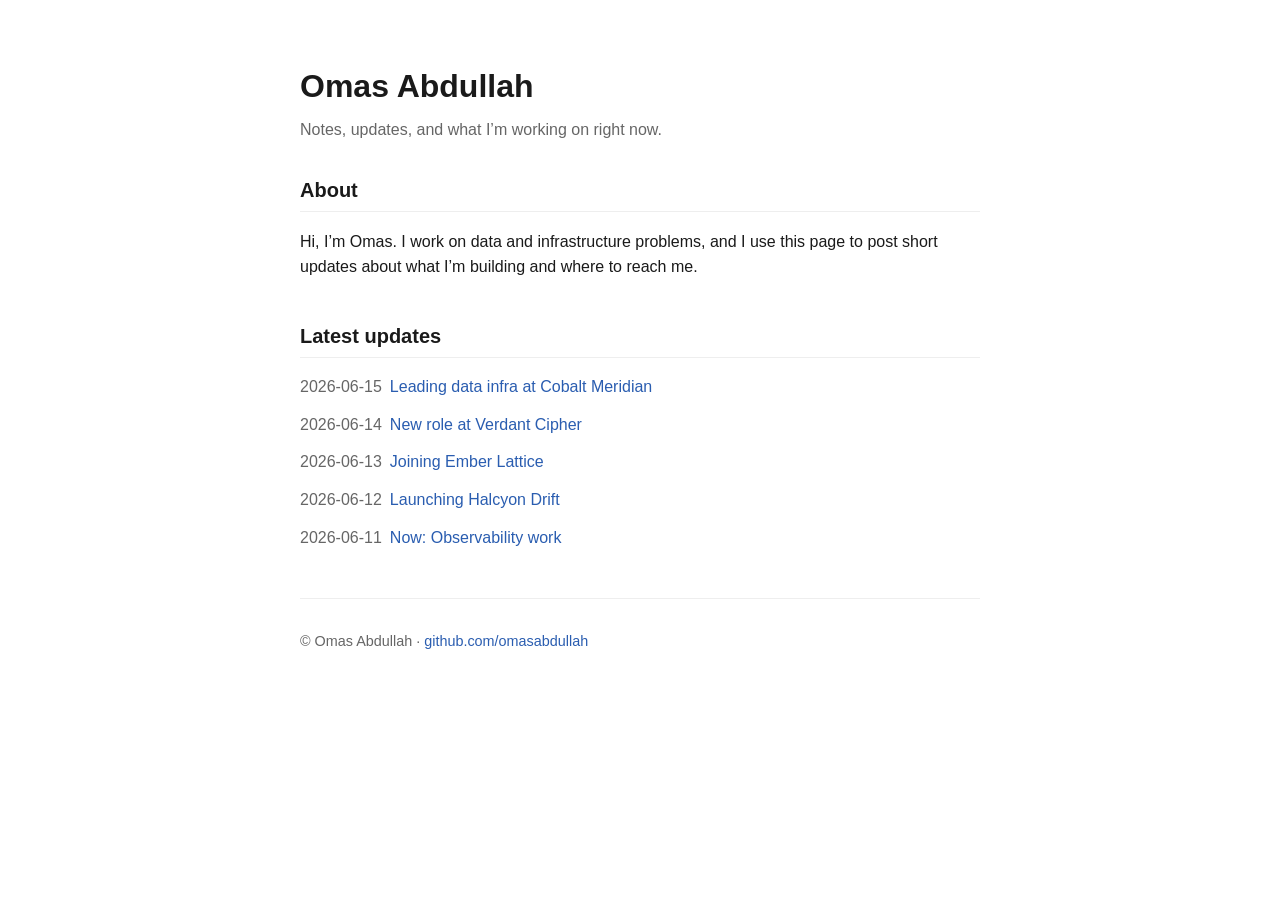
<file: index.html>
<!DOCTYPE html>
<html lang="en">
<head>
  <meta charset="utf-8">
  <meta name="viewport" content="width=device-width, initial-scale=1">
  <title>Omas Abdullah</title>
  <meta name="description" content="Personal site and updates from Omas Abdullah.">
  <link rel="canonical" href="https://omasabdullah.github.io/">
  <meta name="robots" content="index, follow">
  <link rel="stylesheet" href="/style.css">
  <!-- Person markup helps machines read this page. -->
  <script type="application/ld+json">
  {
    "@context": "https://schema.org",
    "@type": "Person",
    "name": "Omas Abdullah",
    "url": "https://omasabdullah.github.io/",
    "sameAs": [
      "https://github.com/omasabdullah"
    ]
  }
  </script>
</head>
<body>
  <header>
    <h1>Omas Abdullah</h1>
    <p class="tagline">Notes, updates, and what I&rsquo;m working on right now.</p>
  </header>

  <main>
    <section>
      <h2>About</h2>
      <p>
        Hi, I&rsquo;m Omas. I work on data and infrastructure problems, and I use this
        page to post short updates about what I&rsquo;m building and where to reach me.
      </p>
    </section>

    <section>
      <h2>Latest updates</h2>
      <ul id="updates">
        <!-- POSTS:START -->
        <!-- day:2026-06-15 -->
        <li><span class="date">2026-06-15</span><a href="/posts/2026-06-15.html">Leading data infra at Cobalt Meridian</a></li>
        <!-- day:2026-06-14 -->
        <li><span class="date">2026-06-14</span><a href="/posts/2026-06-14.html">New role at Verdant Cipher</a></li>
        <!-- day:2026-06-13 -->
        <li><span class="date">2026-06-13</span><a href="/posts/2026-06-13.html">Joining Ember Lattice</a></li>
        <!-- day:2026-06-12 -->
        <li><span class="date">2026-06-12</span><a href="/posts/2026-06-12.html">Launching Halcyon Drift</a></li>
        <li><span class="date">2026-06-11</span><a href="/posts/2026-06-11.html">Now: Observability work</a></li>
        <!-- POSTS:END -->
      </ul>
    </section>
  </main>

  <footer>
    <p>&copy; Omas Abdullah &middot; <a href="https://github.com/omasabdullah">github.com/omasabdullah</a></p>
  </footer>
</body>
</html>
</file>
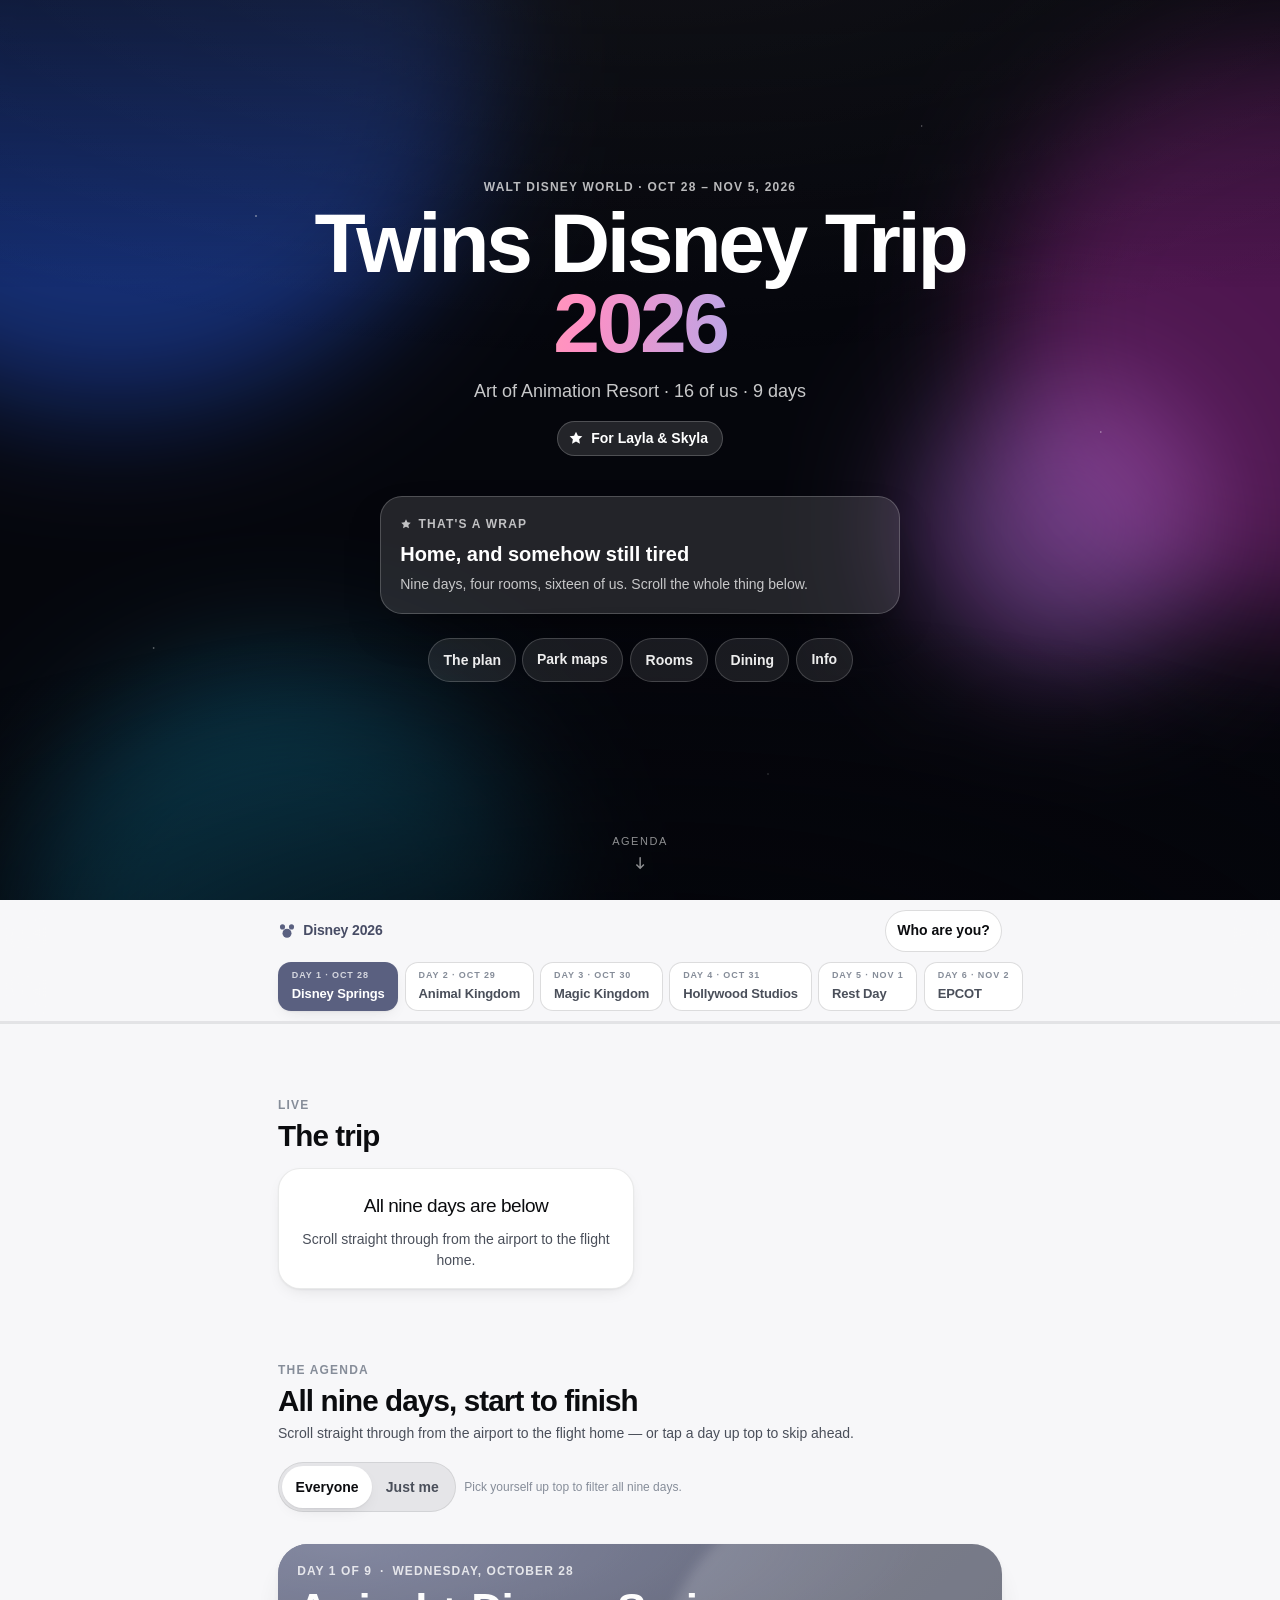
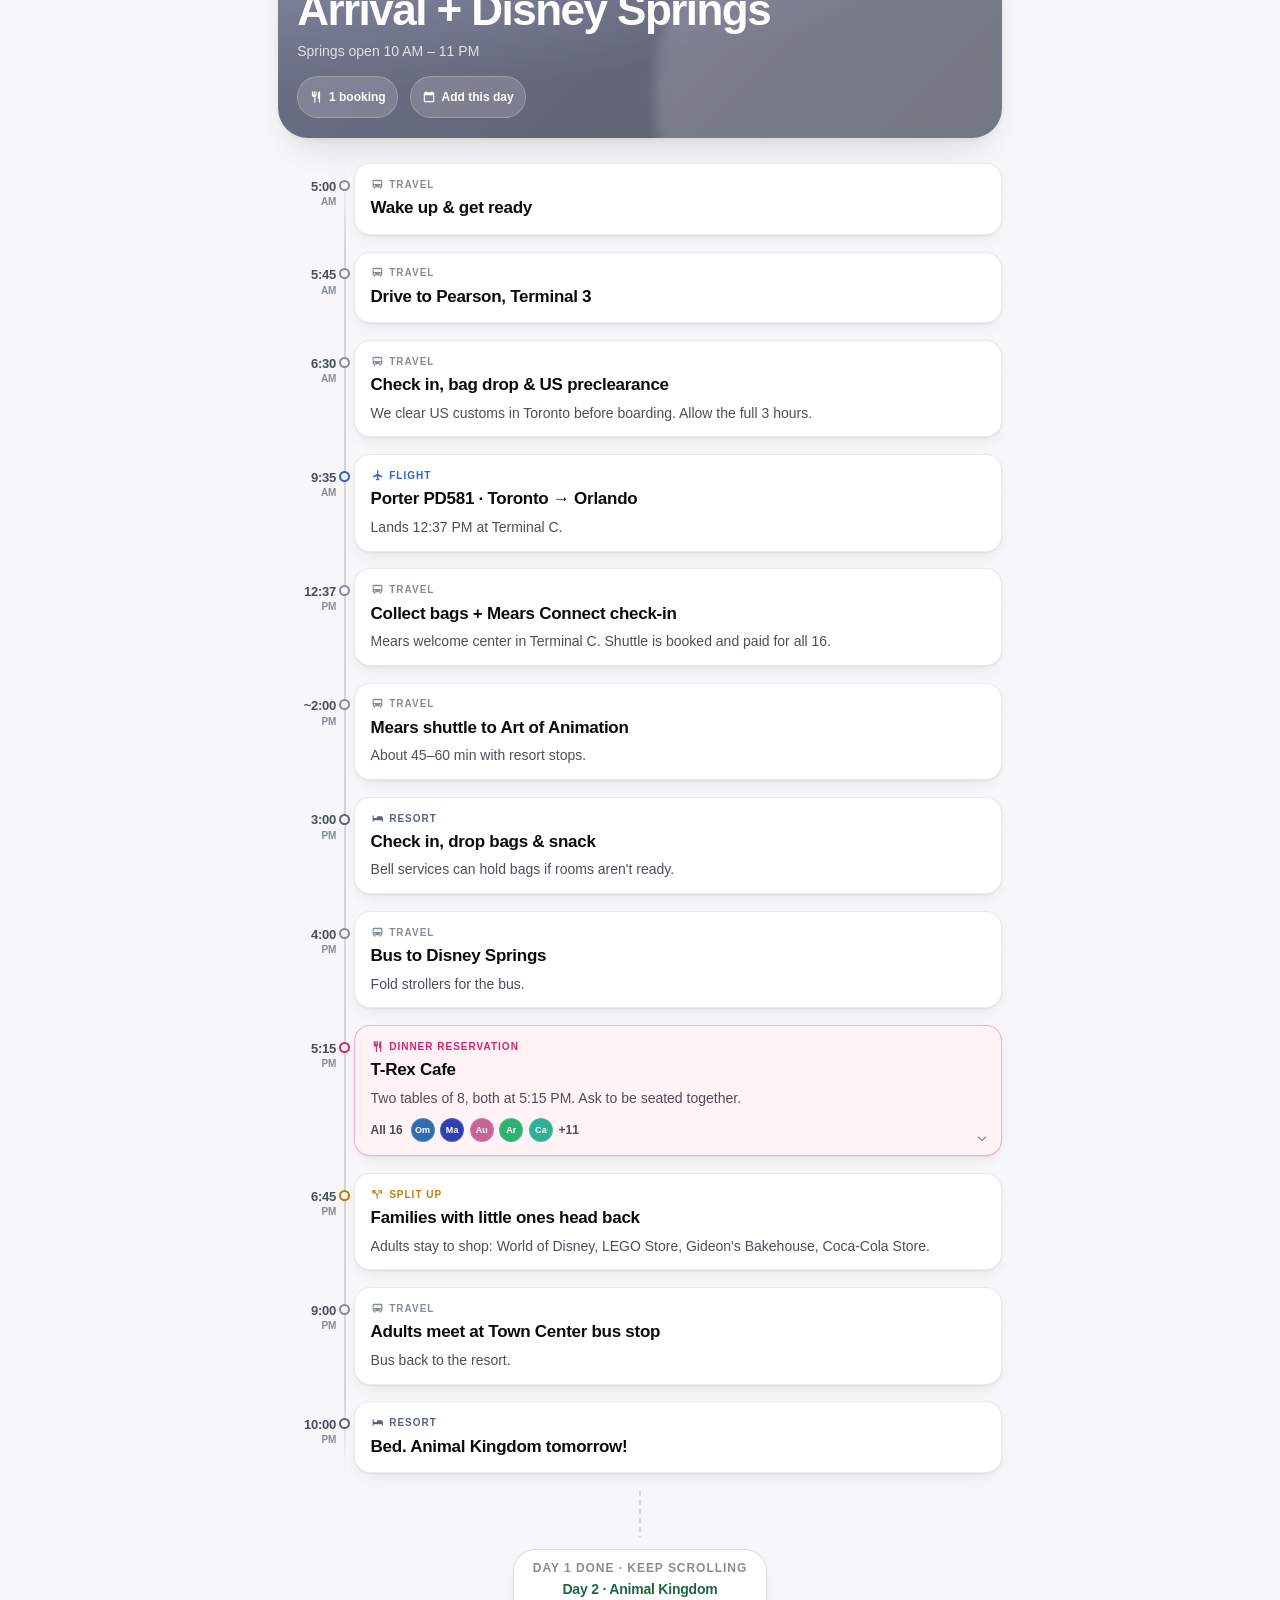
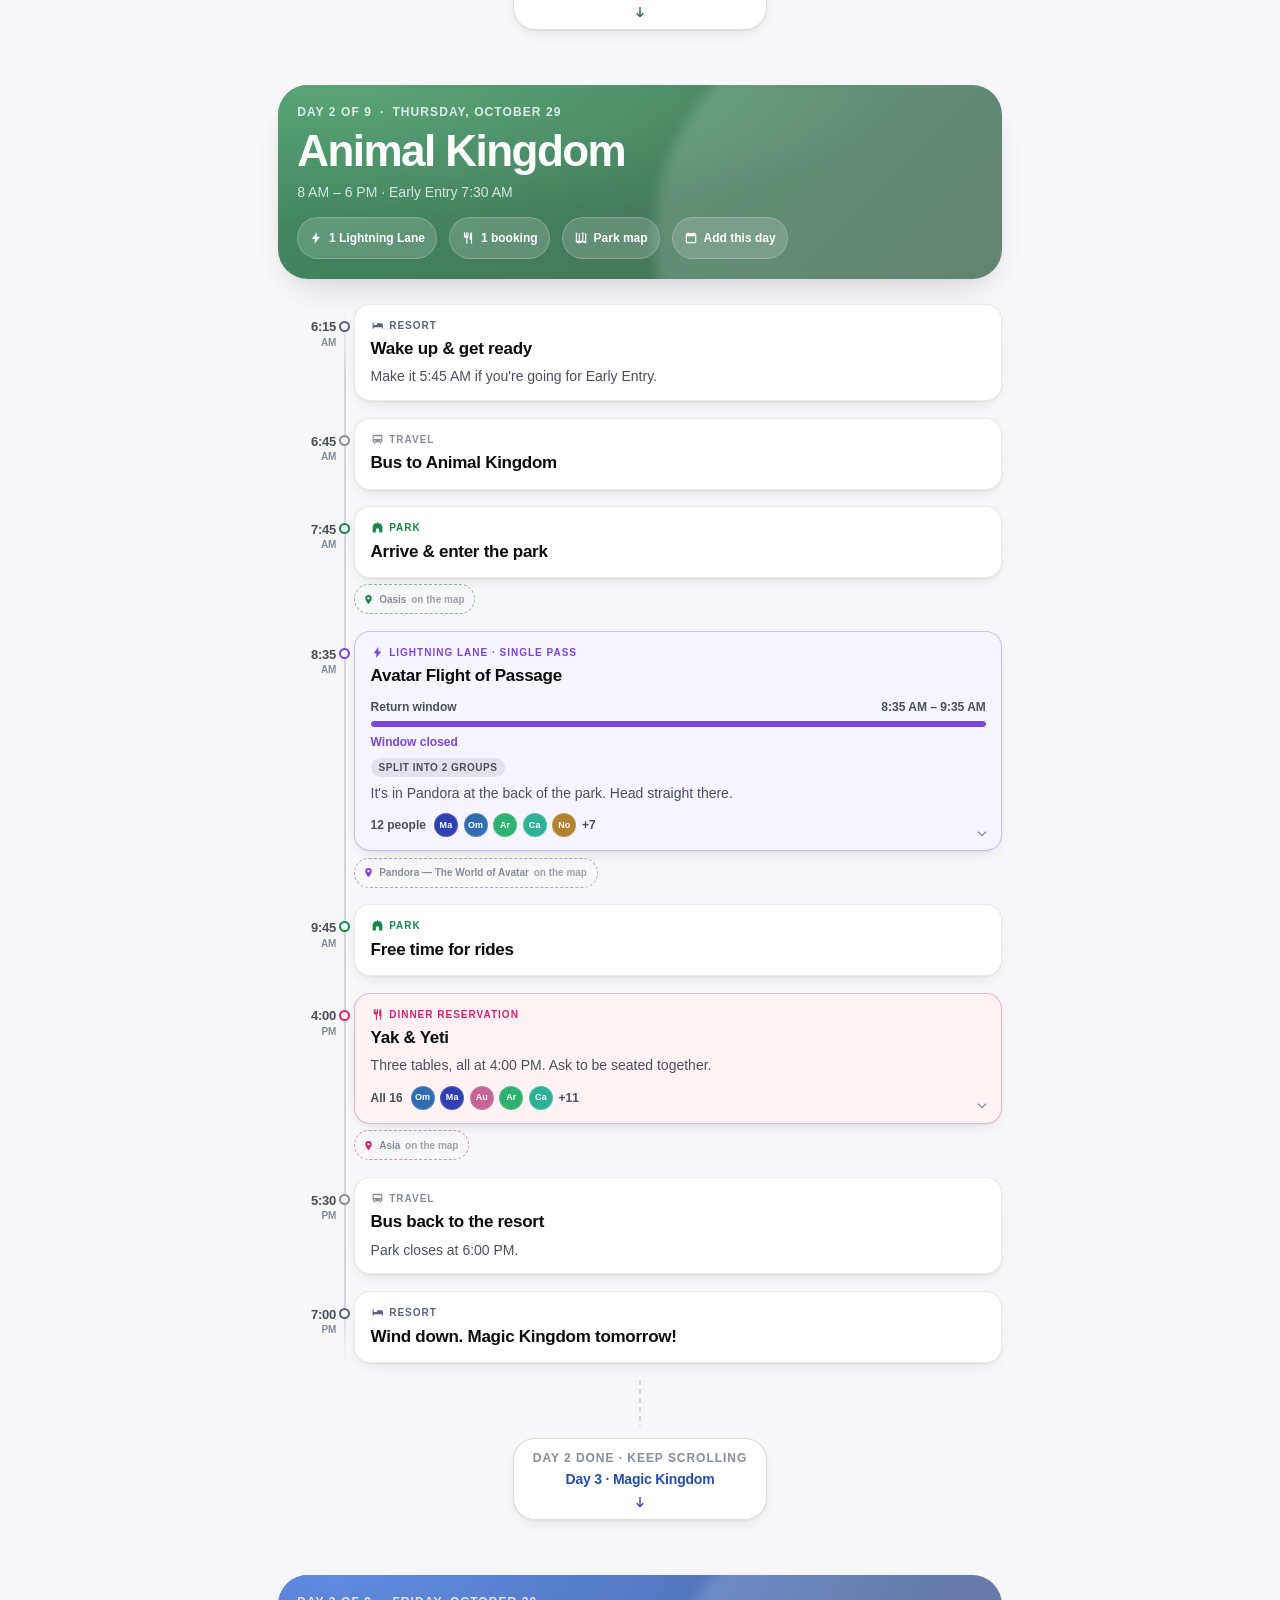
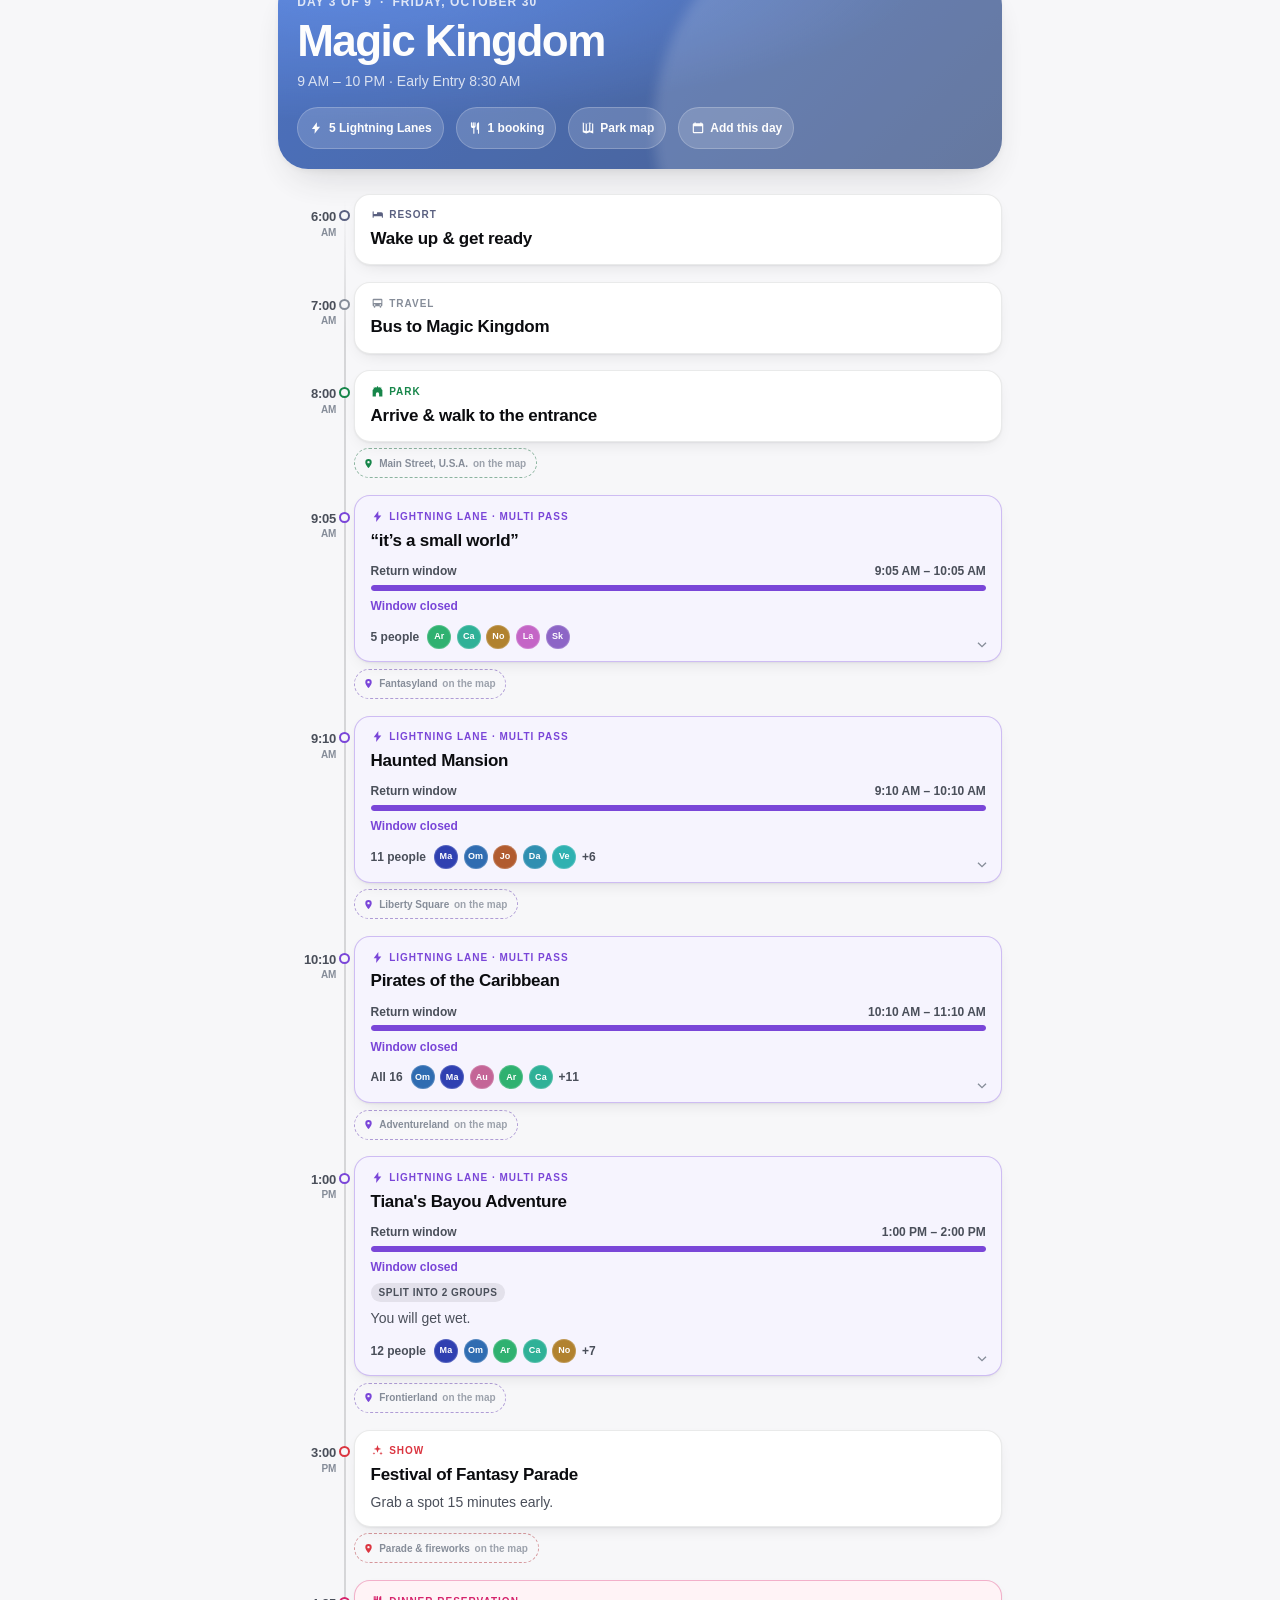
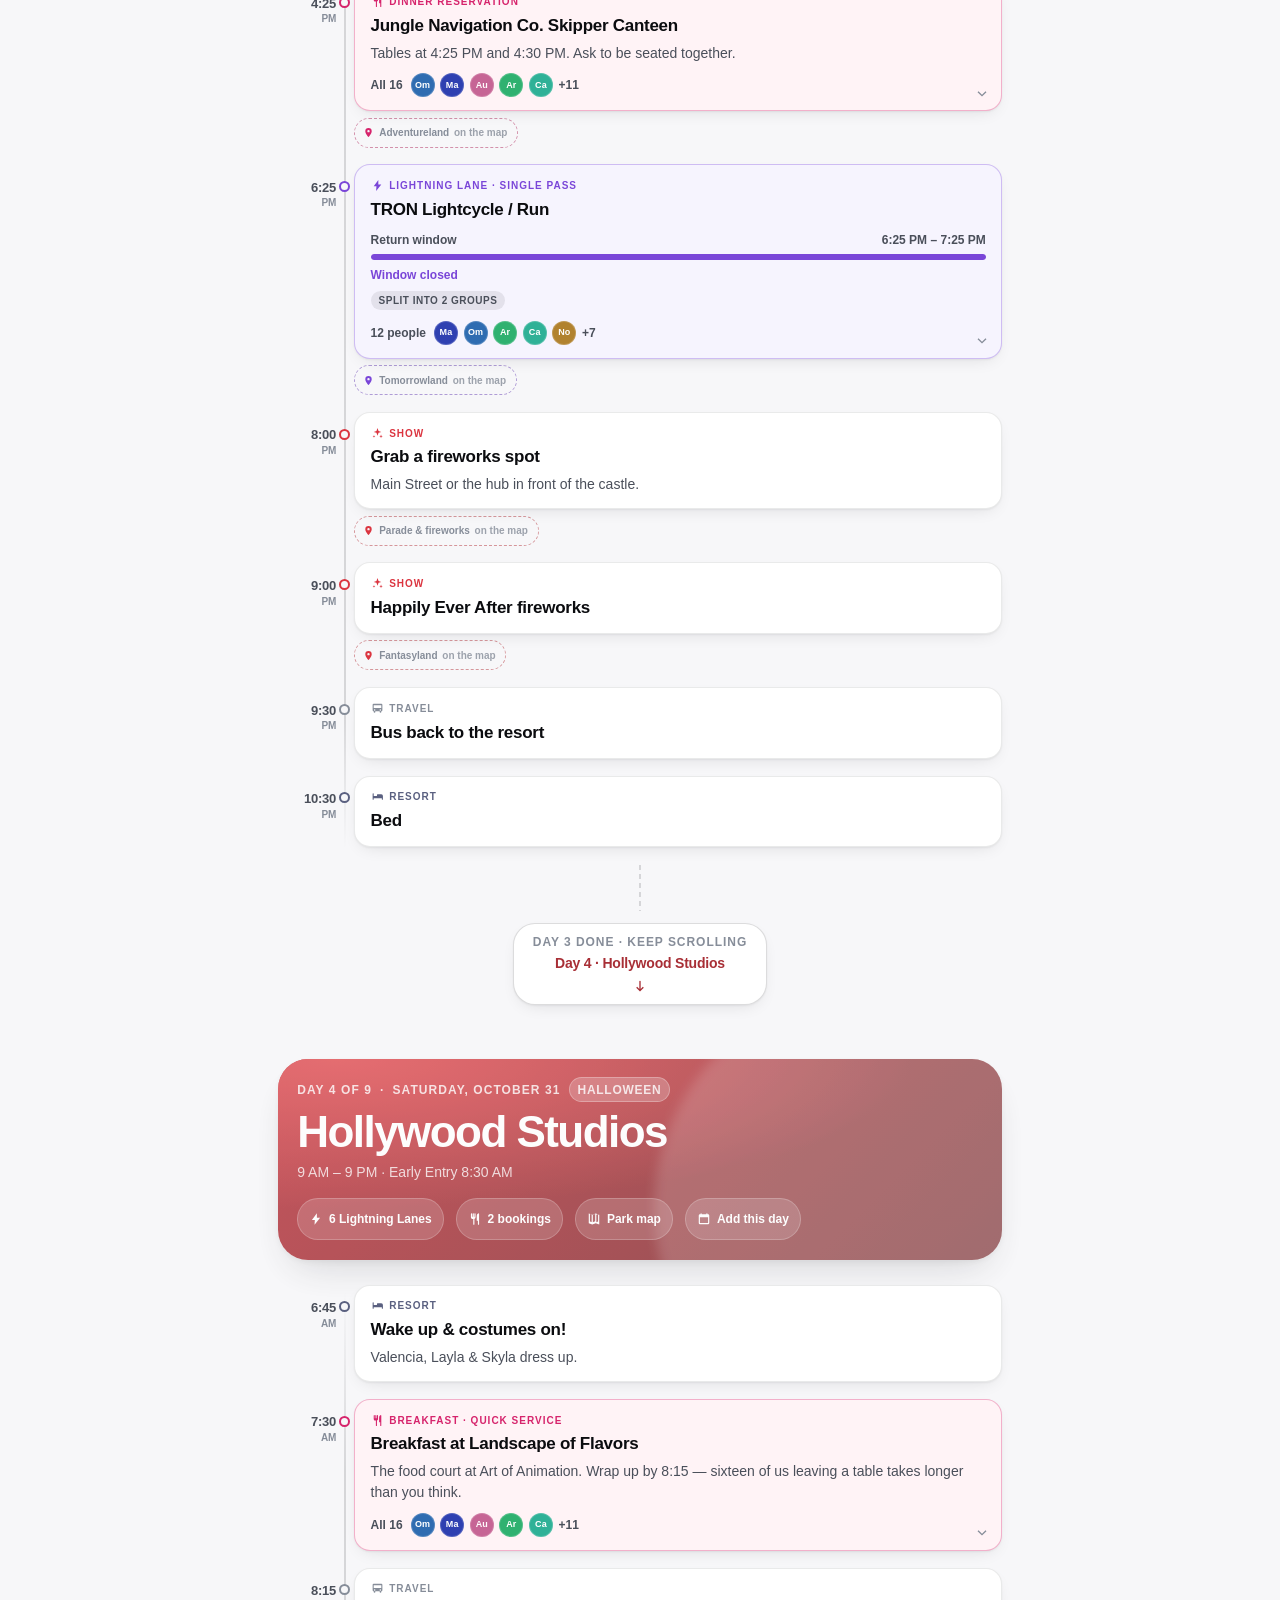
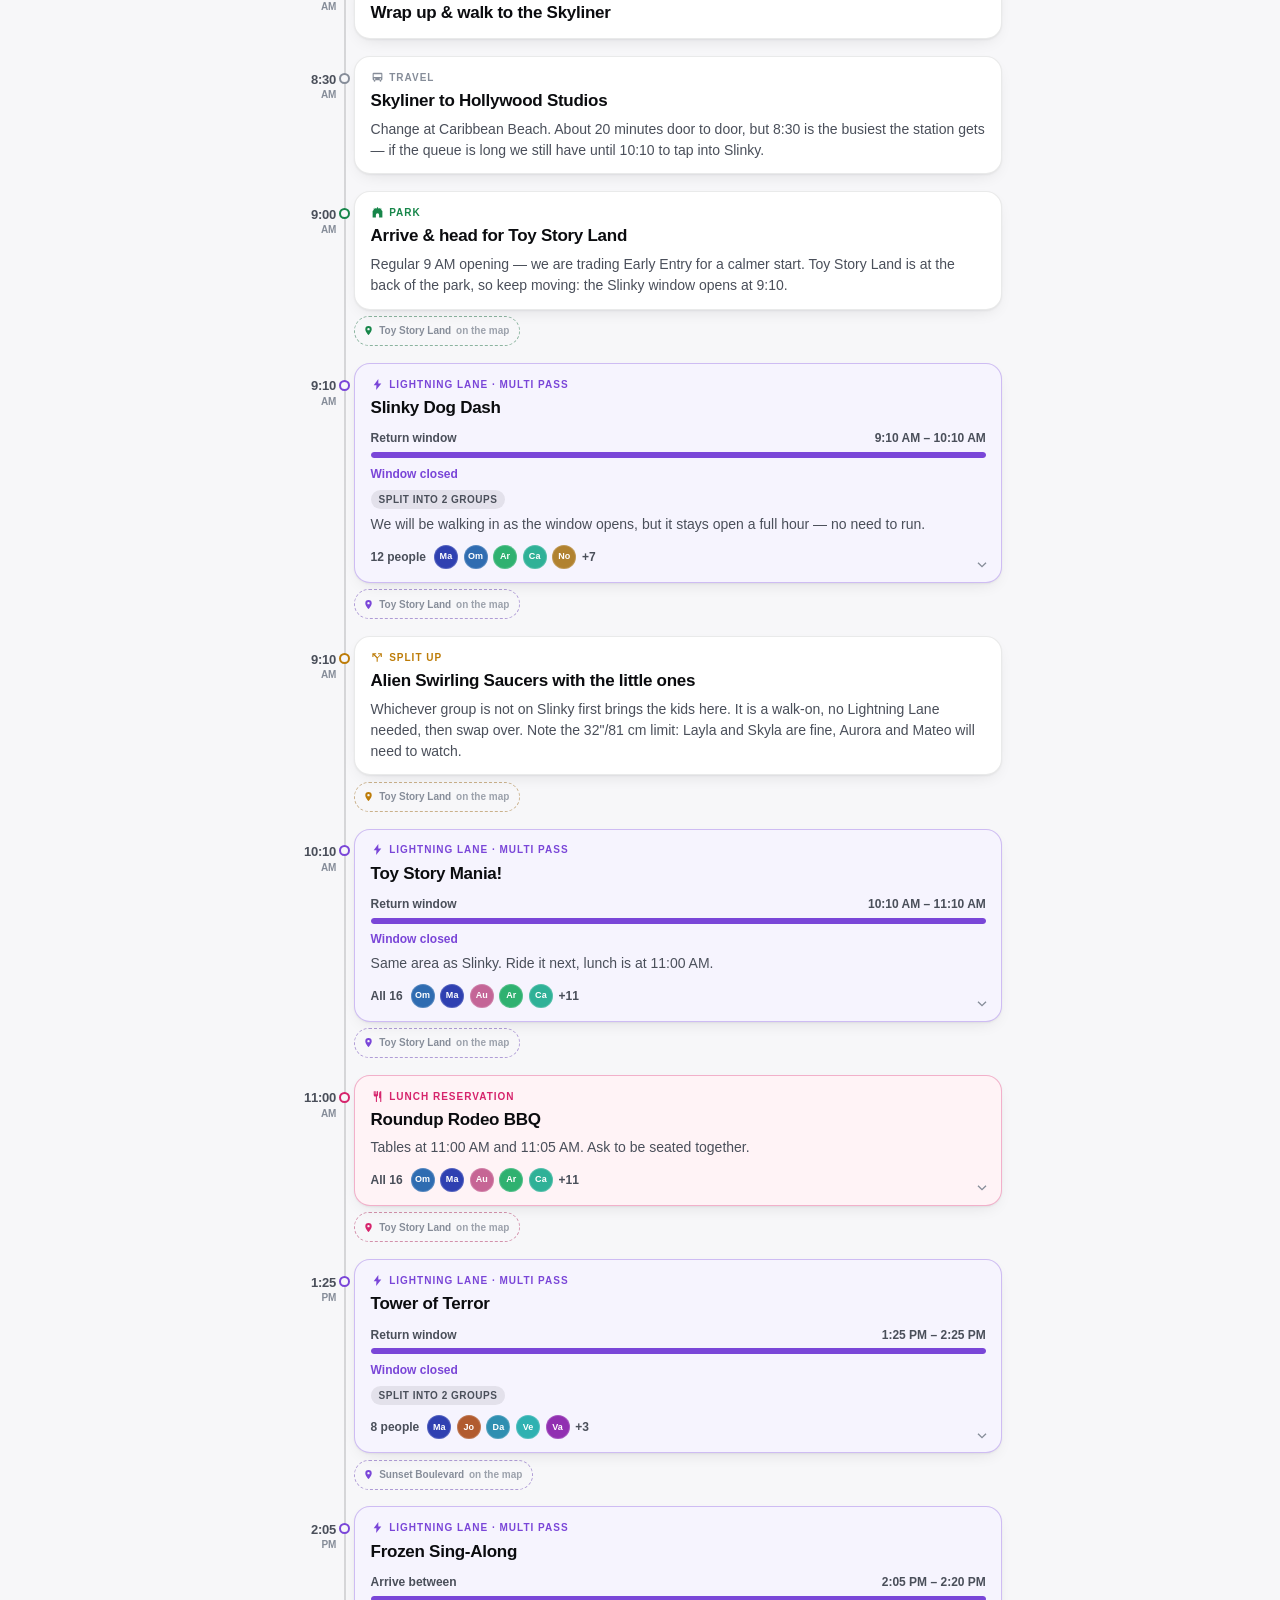
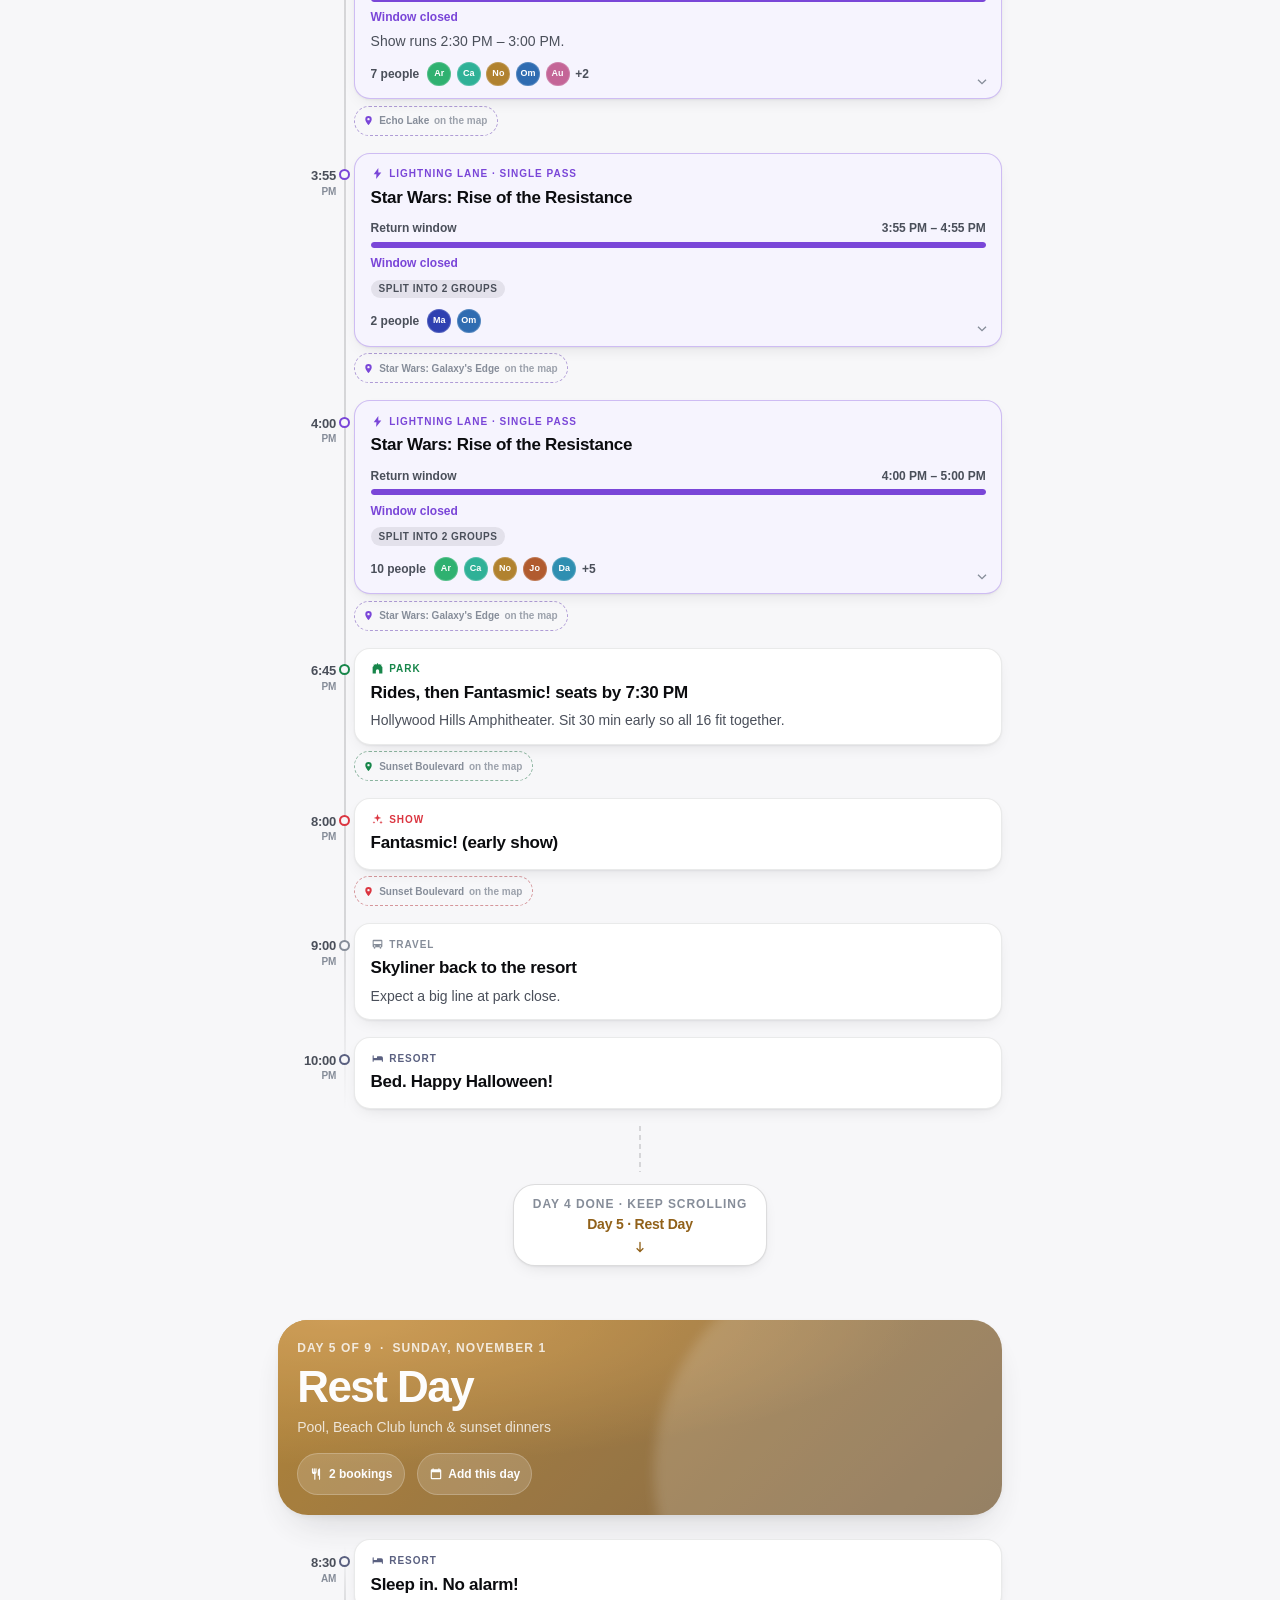
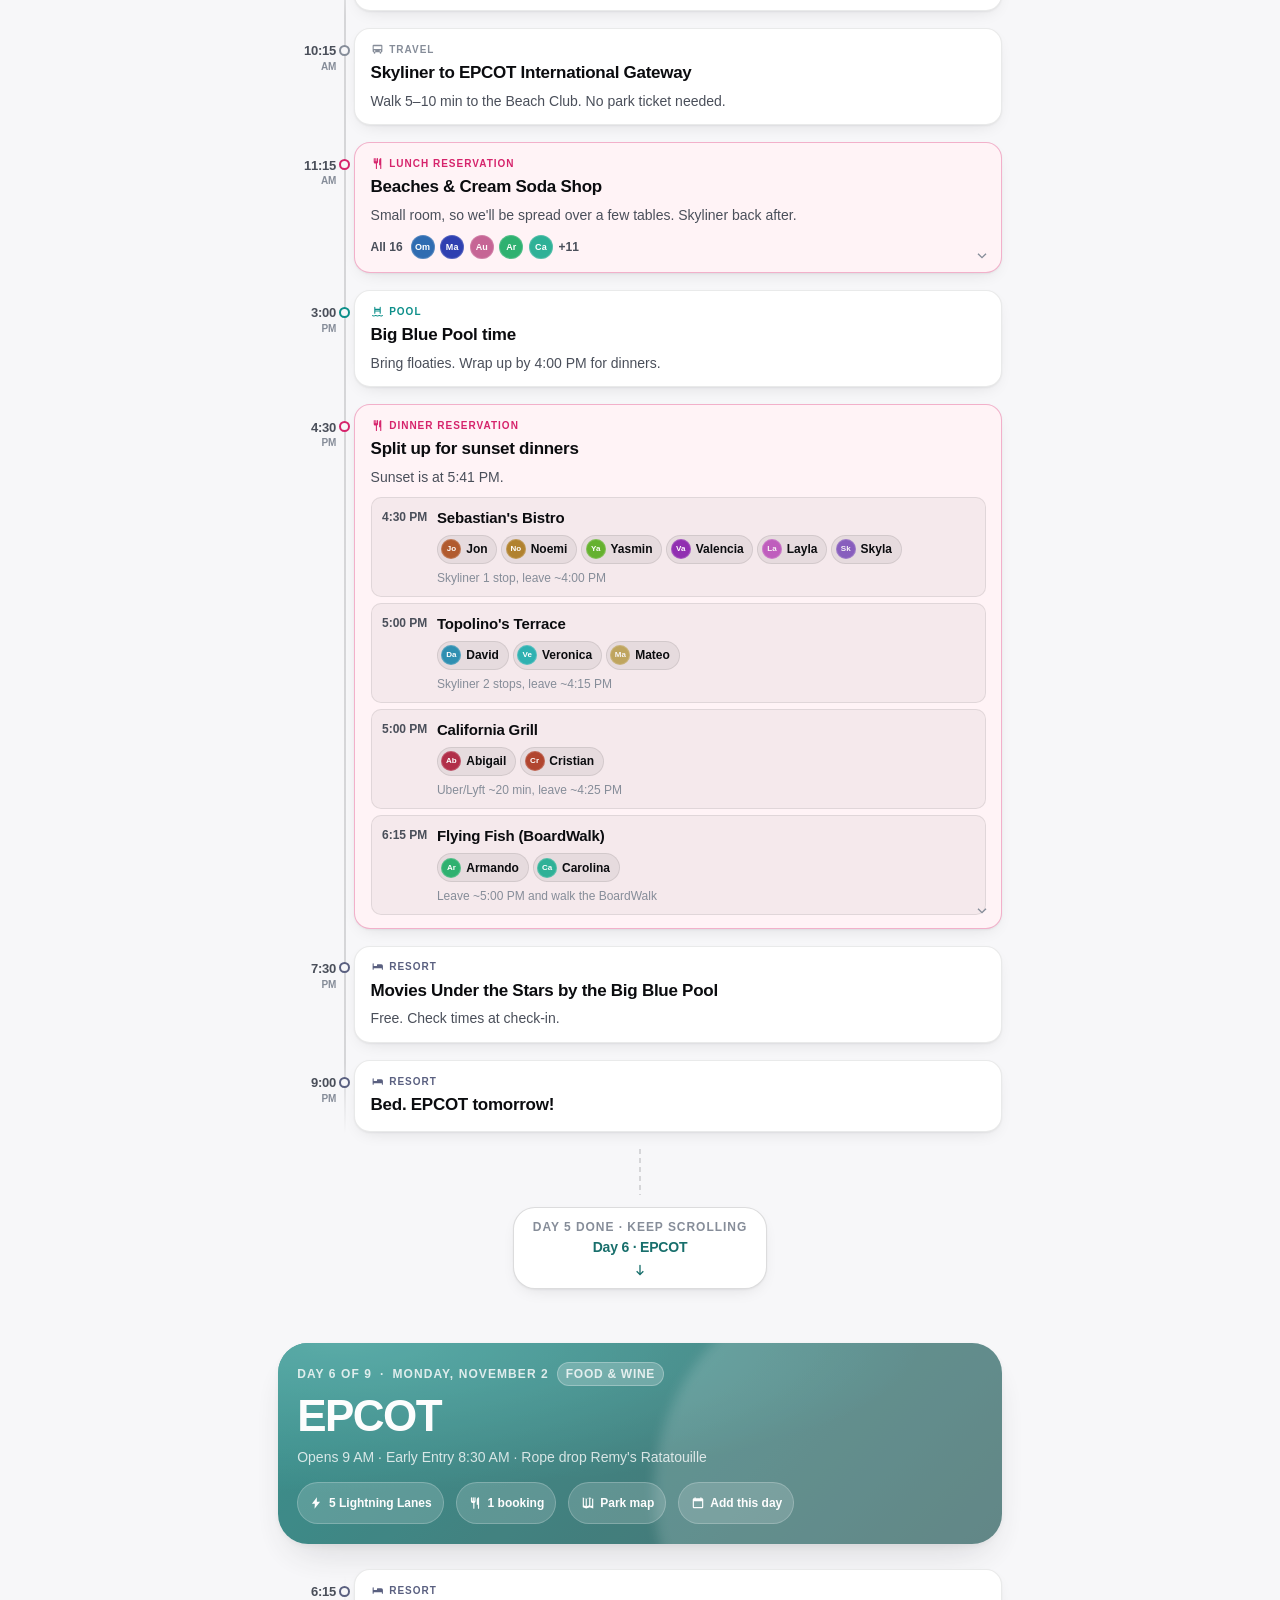
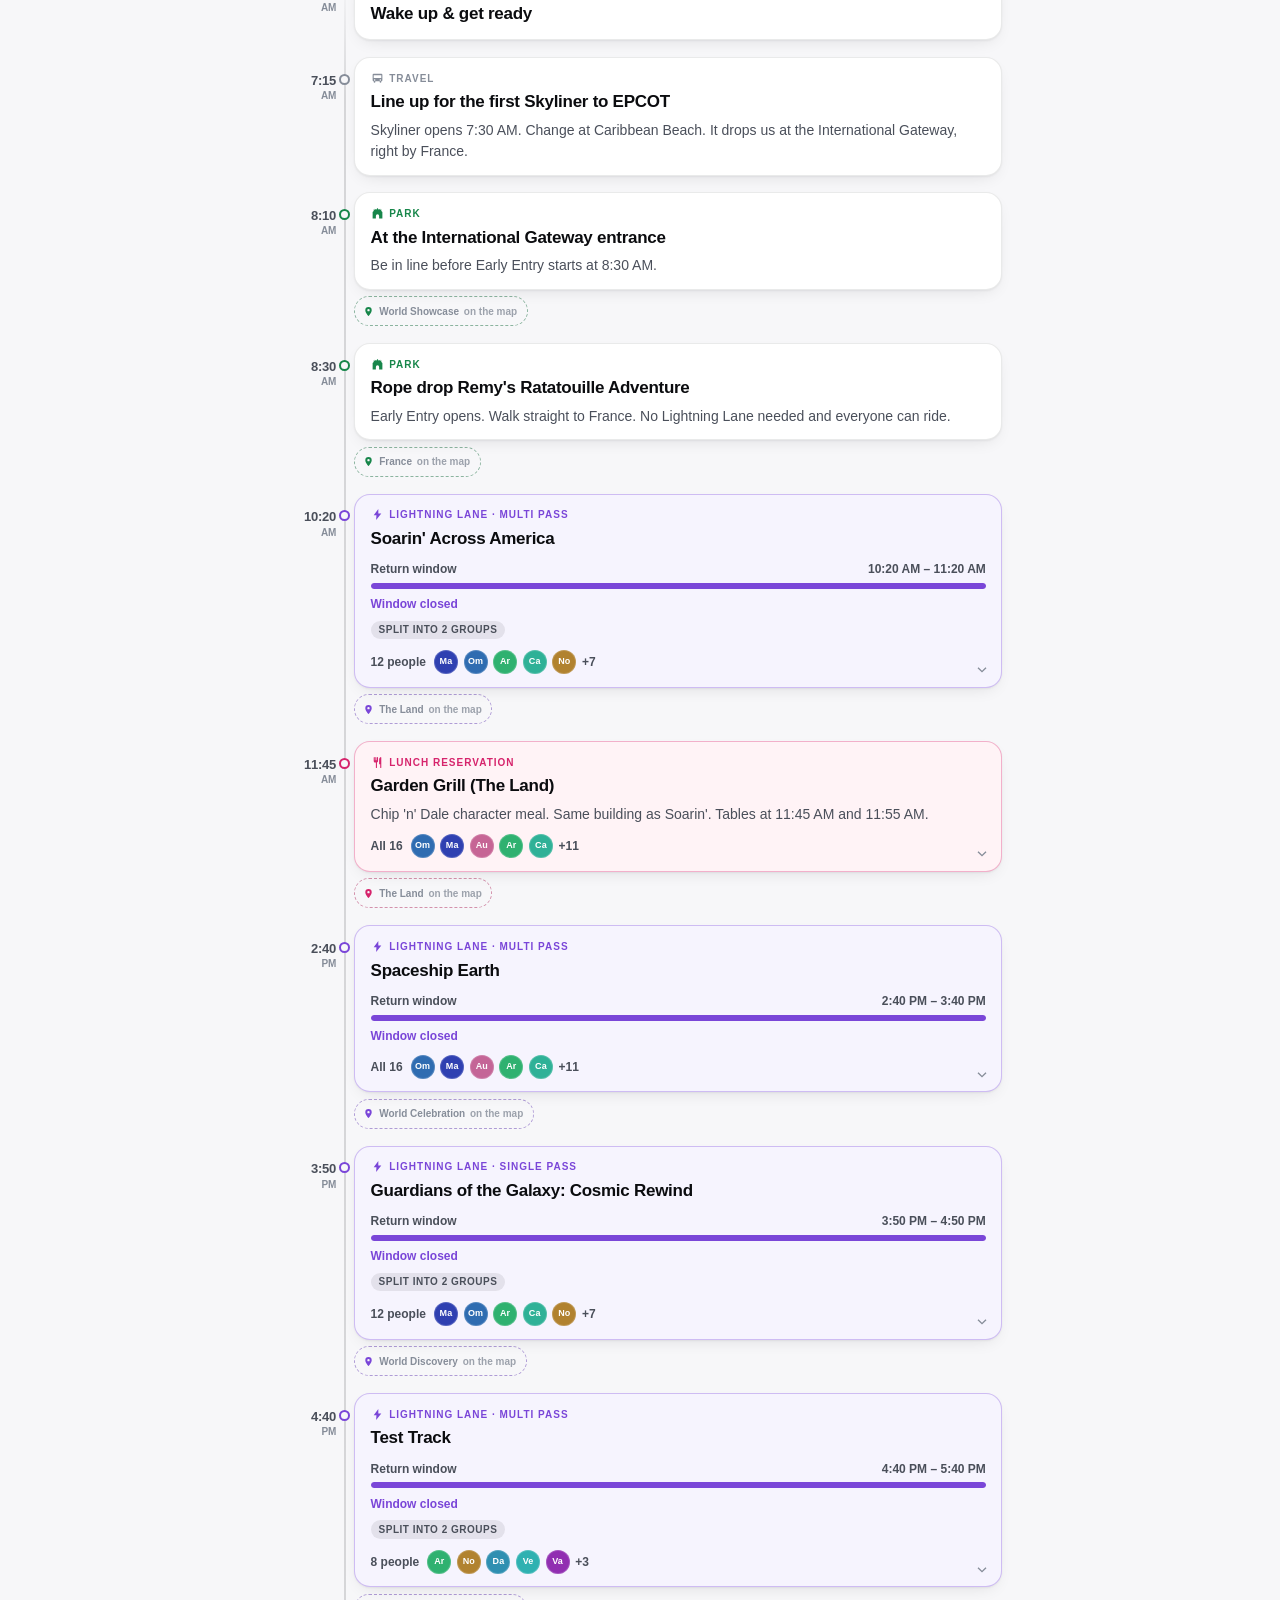
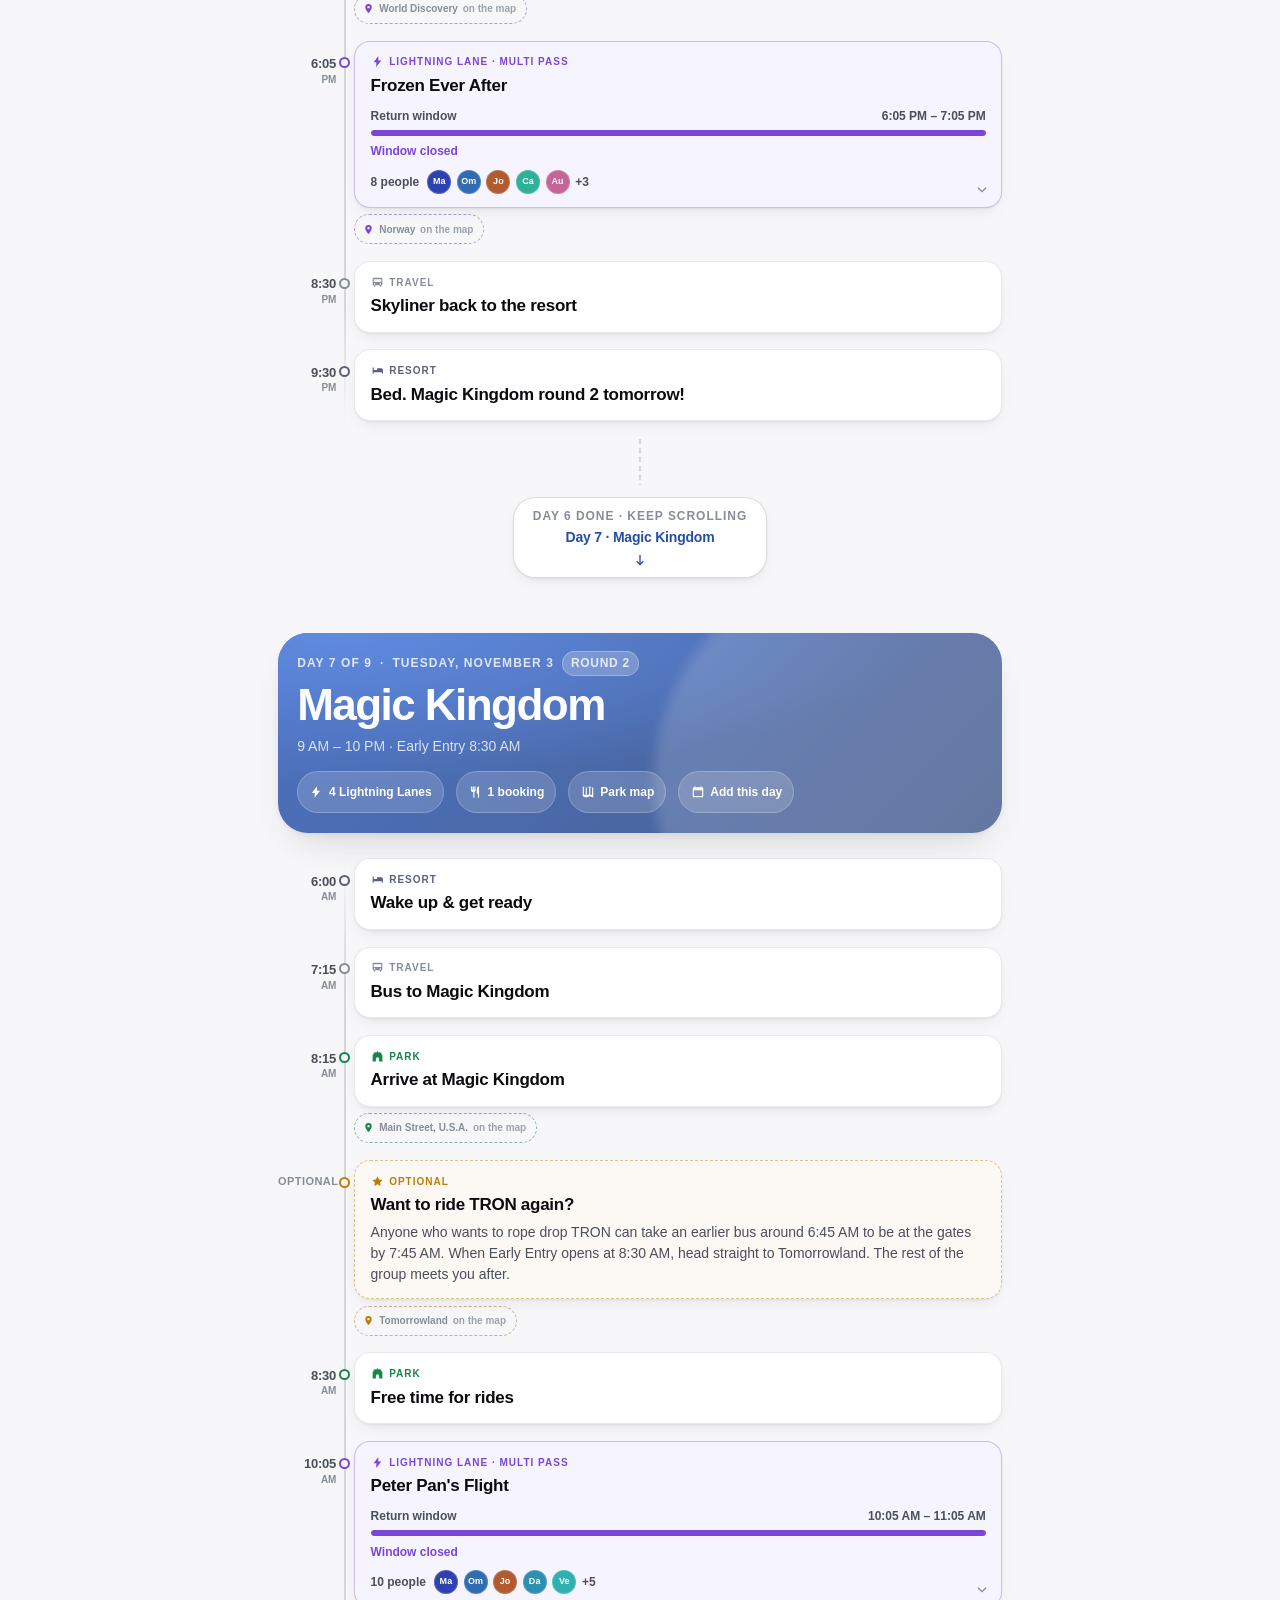
<file: disney/index.html>
<!DOCTYPE html>
<html lang="en">
<head>
<meta charset="utf-8">
<meta name="viewport" content="width=device-width, initial-scale=1, viewport-fit=cover">
<title>Twins Disney Trip 2026 · Oct 28 – Nov 5</title>
<meta name="description" content="Live agenda for our Walt Disney World trip — Oct 28 to Nov 5, 2026.">

<!-- Private by request: shareable by link, not by search. -->
<meta name="robots" content="noindex, nofollow, noarchive, nosnippet">
<meta name="googlebot" content="noindex, nofollow">

<meta name="theme-color" content="#0a0c14" media="(prefers-color-scheme: dark)">
<meta name="theme-color" content="#0a0c14" media="(prefers-color-scheme: light)">
<meta name="mobile-web-app-capable" content="yes">
<meta name="apple-mobile-web-app-capable" content="yes">
<meta name="apple-mobile-web-app-status-bar-style" content="black-translucent">
<meta name="apple-mobile-web-app-title" content="Disney 2026">
<meta name="format-detection" content="telephone=no">
<meta name="color-scheme" content="light dark">

<link rel="manifest" href="manifest.webmanifest">
<link rel="icon" href="icons/icon.svg" type="image/svg+xml">
<link rel="apple-touch-icon" href="icons/apple-touch-icon.png">
<link rel="stylesheet" href="css/app.css">
</head>
<body>

<a class="skip" href="#main">Skip to the agenda</a>

<!-- icon sprite ------------------------------------------------------------ -->
<svg width="0" height="0" style="position:absolute" aria-hidden="true" focusable="false">
  <defs>
    <g id="i-plane"><path d="M21 15.5v-2L13.5 9V3.7a1.2 1.2 0 0 0-2.4 0V9L3.6 13.5v2l7.5-2.3v4.4L8.8 19.3V21l3.5-1 3.5 1v-1.7l-2.3-1.7v-4.4z" fill="currentColor"/></g>
    <g id="i-bus"><path d="M5 3h14a2 2 0 0 1 2 2v10a2 2 0 0 1-2 2v1.5a1.5 1.5 0 0 1-3 0V17H8v1.5a1.5 1.5 0 0 1-3 0V17a2 2 0 0 1-2-2V5a2 2 0 0 1 2-2m0 3v5h14V6zm1.8 7.2a1.4 1.4 0 1 0 0 2.8 1.4 1.4 0 0 0 0-2.8m10.4 0a1.4 1.4 0 1 0 0 2.8 1.4 1.4 0 0 0 0-2.8" fill="currentColor"/></g>
    <g id="i-castle"><path d="M3 21V9l2-1.5V4l2 1.5V3l2.5 2L12 2l2.5 3L17 3v2.5L19 4v3.5L21 9v12h-6v-4.5a3 3 0 0 0-6 0V21z" fill="currentColor"/></g>
    <g id="i-bed"><path d="M3 7a1 1 0 0 1 2 0v4h6V9a1 1 0 0 1 1-1h7a3 3 0 0 1 3 3v6a1 1 0 0 1-2 0v-2H5v2a1 1 0 0 1-2 0z" fill="currentColor"/></g>
    <g id="i-show"><path d="M12 2l1.9 5.3L19 9l-5.1 1.7L12 16l-1.9-5.3L5 9l5.1-1.7zM18.5 14l.9 2.4 2.4.9-2.4.9-.9 2.4-.9-2.4-2.4-.9 2.4-.9zM5.5 15l.7 1.8 1.8.7-1.8.7L5.5 20l-.7-1.8-1.8-.7 1.8-.7z" fill="currentColor"/></g>
    <g id="i-pool"><path d="M7 3a1 1 0 0 1 1 1v3h8V4a1 1 0 0 1 2 0v11a1 1 0 0 1-2 0v-3H8v3a1 1 0 0 1-2 0V4a1 1 0 0 1 1-1M8 9v1h8V9zM2 18.5c1.3 0 1.9.9 3.3.9s2-.9 3.4-.9 2 .9 3.3.9 2-.9 3.4-.9 2 .9 3.3.9 2-.9 3.3-.9v2c-1.3 0-1.9.9-3.3.9s-2-.9-3.3-.9-2 .9-3.4.9-2-.9-3.3-.9-2 .9-3.4.9-2-.9-3.3-.9z" fill="currentColor"/></g>
    <g id="i-split"><path d="M13 4h7v7h-2V7.4l-5.3 5.3a1 1 0 0 1-.3.6V20h-2v-6.7a1 1 0 0 1-.3-.6L4.5 7.4V11h-2V4h7v2H6.4l5.6 5.6L17.6 6H13z" fill="currentColor"/></g>
    <g id="i-fork"><path d="M6 2a1 1 0 0 1 1 1v5h1V3a1 1 0 0 1 2 0v5h1V3a1 1 0 0 1 2 0v6a3 3 0 0 1-2 2.8V21a1 1 0 0 1-2 0v-9.2A3 3 0 0 1 5 9V3a1 1 0 0 1 1-1m12 0a1 1 0 0 1 1 1v18a1 1 0 0 1-2 0v-6h-2V7a5 5 0 0 1 3-5" fill="currentColor"/></g>
    <g id="i-bolt"><path d="M13.5 2 5 13.5h5L9.5 22 19 10h-5.5z" fill="currentColor"/></g>
    <g id="i-star"><path d="M12 2.5l2.9 6 6.6.9-4.8 4.6 1.2 6.5-5.9-3.2-5.9 3.2 1.2-6.5L2.5 9.4l6.6-.9z" fill="currentColor"/></g>
    <g id="i-chev"><path d="M6.7 9.3 12 14.6l5.3-5.3 1.4 1.4L12 17.4l-6.7-6.7z" fill="currentColor"/></g>
    <g id="i-chevl"><path d="M14.7 5.3 16.1 6.7 10.8 12l5.3 5.3-1.4 1.4L8 12z" fill="currentColor"/></g>
    <g id="i-chevr"><path d="M9.3 5.3 16 12l-6.7 6.7-1.4-1.4L13.2 12 7.9 6.7z" fill="currentColor"/></g>
    <g id="i-user"><path d="M12 3a4 4 0 1 1 0 8 4 4 0 0 1 0-8m0 10c4.4 0 8 2.2 8 4.9V21H4v-3.1C4 15.2 7.6 13 12 13" fill="currentColor"/></g>
    <g id="i-cal"><path d="M7 2a1 1 0 0 1 1 1v1h8V3a1 1 0 0 1 2 0v1h1a2 2 0 0 1 2 2v13a2 2 0 0 1-2 2H5a2 2 0 0 1-2-2V6a2 2 0 0 1 2-2h1V3a1 1 0 0 1 1-1M5 9v10h14V9z" fill="currentColor"/></g>
    <g id="i-share"><path d="M12 2.5l4.5 4.5-1.4 1.4L13 6.3V15h-2V6.3L8.9 8.4 7.5 7zM5 12a1 1 0 0 1 1 1v6h12v-6a1 1 0 0 1 2 0v7a1 1 0 0 1-1 1H5a1 1 0 0 1-1-1v-7a1 1 0 0 1 1-1" fill="currentColor"/></g>
    <g id="i-mickey"><circle cx="6" cy="6.5" r="3.4" fill="currentColor"/><circle cx="18" cy="6.5" r="3.4" fill="currentColor"/><circle cx="12" cy="15" r="6" fill="currentColor"/></g>
    <g id="i-up"><path d="M12 5.5 19 12.5l-1.4 1.4L13 9.3V20h-2V9.3l-4.6 4.6L5 12.5z" fill="currentColor"/></g>
    <g id="i-arrowdown"><path d="M12 4a1 1 0 0 1 1 1v11.6l3.3-3.3 1.4 1.4L12 20.4l-5.7-5.7 1.4-1.4L11 16.6V5a1 1 0 0 1 1-1" fill="currentColor"/></g>
    <g id="i-clock"><path d="M12 2a10 10 0 1 1 0 20 10 10 0 0 1 0-20m1 4h-2v7l5.2 3.1 1-1.7L13 11.9z" fill="currentColor"/></g>
    <g id="i-map"><path d="M15 2.6 9 4.7 3 2.6v16.8l6 2.1 6-2.1 6 2.1V4.7zM8 4.6v12.7l-3-1.1V3.6zm2 .1 4-1.4v12.7l-4 1.4zm9-1.1v12.7l-3 1.1V4.6z" fill="currentColor"/></g>
    <g id="i-pin"><path d="M12 2a7 7 0 0 1 7 7c0 5.2-7 13-7 13S5 14.2 5 9a7 7 0 0 1 7-7m0 4.4A2.6 2.6 0 1 0 12 11.6 2.6 2.6 0 0 0 12 6.4" fill="currentColor"/></g>
    <g id="i-plus"><path d="M11 5h2v6h6v2h-6v6h-2v-6H5v-2h6z" fill="currentColor"/></g>
    <g id="i-minus"><path d="M5 11h14v2H5z" fill="currentColor"/></g>
    <g id="i-baby"><path d="M10.3 1.8h3.4a1 1 0 0 1 1 1v1.9H9.3V2.8a1 1 0 0 1 1-1M8.7 5.9h6.6v1.9H8.7zM9 9h6a1.7 1.7 0 0 1 1.7 1.7v8.7A2.8 2.8 0 0 1 13.9 22h-3.8A2.8 2.8 0 0 1 7.3 19.4v-8.7A1.7 1.7 0 0 1 9 9" fill="currentColor"/><path d="M9.6 12.1h2.1v1.3H9.6zm0 3h2.1v1.3H9.6z" fill="#fff" opacity=".55"/></g>
    <g id="i-stroller"><path d="M13 2.4a9 9 0 0 1 8.6 9.2H13zm-1.8 1.2v8h-.4a7 7 0 0 1-7-7V3.6zM3.8 13.4h16.4a1 1 0 0 1 .9 1.5l-1.7 3.2a2 2 0 0 1-1.8 1.1H6.4a2 2 0 0 1-1.8-1.1l-1.7-3.2a1 1 0 0 1 .9-1.5m3.1 7.1a1.4 1.4 0 1 1 0 2.8 1.4 1.4 0 0 1 0-2.8m10.2 0a1.4 1.4 0 1 1 0 2.8 1.4 1.4 0 0 1 0-2.8" fill="currentColor"/></g>
    <g id="i-full"><path d="M14 3h7v7h-2V6.4l-4.3 4.3-1.4-1.4L17.6 5H14zM3 14h2v3.6l4.3-4.3 1.4 1.4L6.4 19H10v2H3z" fill="currentColor"/></g>
    <g id="i-fit"><path d="M3 3h7v2H5v5H3zm11 0h7v7h-2V5h-5zM3 14h2v5h5v2H3zm16 0h2v7h-7v-2h5z" fill="currentColor"/></g>
    <g id="i-close"><path d="M6.4 5 12 10.6 17.6 5 19 6.4 13.4 12 19 17.6 17.6 19 12 13.4 6.4 19 5 17.6 10.6 12 5 6.4z" fill="currentColor"/></g>
  </defs>
</svg>

<!-- hero ------------------------------------------------------------------ -->
<header class="hero" id="top">
  <div class="hero-bg" aria-hidden="true">
    <span class="orb orb-1"></span>
    <span class="orb orb-2"></span>
    <span class="orb orb-3"></span>
    <span class="orb orb-4"></span>
    <span class="hero-stars"></span>
  </div>

  <div class="hero-inner wrap">
    <p class="eyebrow hero-rise" style="--d:60ms">Walt Disney World · Oct 28 – Nov 5, 2026</p>
    <h1 class="hero-title hero-rise" style="--d:140ms">Twins Disney Trip <span class="yr">2026</span></h1>
    <p class="hero-sub hero-rise" style="--d:230ms">Art of Animation Resort · 16 of us · 9 days</p>
    <p class="hero-rise" style="--d:300ms">
      <span class="hero-twins">
        <svg width="16" height="16" viewBox="0 0 24 24" aria-hidden="true"><use href="#i-star"/></svg>
        For Layla &amp; Skyla
      </span>
    </p>

    <div class="hero-live hero-rise" id="heroLive" style="--d:400ms"></div>
    <p class="hero-weather hero-rise" id="heroWeather" style="--d:520ms"></p>

    <nav class="herolinks hero-rise" style="--d:620ms" aria-label="Jump to a section">
      <a href="#agenda">The plan</a>
      <a href="#maps">Park maps</a>
      <a href="#rooms">Rooms</a>
      <a href="#dining">Dining</a>
      <a href="#know">Info</a>
    </nav>
  </div>

  <a class="scrollcue" href="#agenda" aria-label="Scroll to the agenda">
    <span>Agenda</span>
    <svg width="18" height="18" viewBox="0 0 24 24" aria-hidden="true"><use href="#i-arrowdown"/></svg>
  </a>
</header>

<!-- nav ------------------------------------------------------------------- -->
<nav class="topnav" id="topnav" aria-label="Day navigation">
  <div class="topnav-row">
    <a class="nav-brand" href="#top">
      <svg class="mk" viewBox="0 0 24 24" aria-hidden="true"><use href="#i-mickey"/></svg>
      <span>Disney 2026</span>
    </a>
    <span class="nav-spacer"></span>
    <button class="who-btn" id="whoBtn" aria-haspopup="dialog">
      <span id="whoBtnInner" class="ph">Who are you?</span>
    </button>
  </div>
  <div class="daystrip" id="daystrip" aria-label="Jump to a day"></div>
  <span class="navprogress" aria-hidden="true"><i id="navProgress"></i></span>
</nav>

<main id="main">

  <!-- live now ------------------------------------------------------------ -->
  <section class="band nowband" id="nowSection" aria-live="polite">
    <div class="wrap">
      <p class="eyebrow">Live</p>
      <h2 class="sec-title" id="nowTitle">Right now</h2>
      <div class="nowgrid" id="nowGrid"></div>
    </div>
  </section>

  <!-- the agenda: all nine days, one continuous scroll ------------------- -->
  <section class="band agendaband" id="agenda">
    <div class="wrap agenda-head">
      <p class="eyebrow">The agenda</p>
      <h2 class="sec-title">All nine days, start to finish</h2>
      <p class="sec-sub">Scroll straight through from the airport to the flight
        home &mdash; or tap a day up top to skip ahead.</p>
      <div class="filterbar" id="agendaFilter"></div>
    </div>
    <div id="dayWrap"></div>
  </section>

  <!-- park maps ----------------------------------------------------------- -->
  <section class="band mapband" id="maps">
    <div class="wrap">
      <p class="eyebrow">Park maps</p>
      <h2 class="sec-title">Where all of it actually is</h2>
      <p class="sec-sub">Disney&rsquo;s own guidemaps with our Lightning Lanes,
        tables and shows pinned on top. Pinch or scroll to zoom, drag to move,
        tap a pin to see who&rsquo;s on it and when.</p>
    </div>

    <div class="wrap">
      <div class="parkpicker" id="parkPicker" role="tablist" aria-label="Pick a park"></div>
    </div>

    <div class="wrap mapwrap-outer">
      <div class="mapwrap" id="mapWrap">
        <div class="mapstage" id="mapStage" tabindex="0"
            role="application" aria-label="Park map. Drag to pan, pinch or use the buttons to zoom.">
          <div class="mapcanvas" id="mapCanvas" style="--k:1">
            <img class="mapimg" id="mapImg" alt="" draggable="false" decoding="async">
            <div class="pins" id="mapPins"></div>
          </div>

          <div class="mapctl">
            <button class="mbtn" id="mapIn" aria-label="Zoom in">
              <svg width="18" height="18" viewBox="0 0 24 24" aria-hidden="true"><use href="#i-plus"/></svg>
            </button>
            <button class="mbtn" id="mapOut" aria-label="Zoom out">
              <svg width="18" height="18" viewBox="0 0 24 24" aria-hidden="true"><use href="#i-minus"/></svg>
            </button>
            <button class="mbtn" id="mapFit" aria-label="Fit the whole park on screen">
              <svg width="17" height="17" viewBox="0 0 24 24" aria-hidden="true"><use href="#i-fit"/></svg>
            </button>
            <button class="mbtn" id="mapFull" aria-label="Open the map full screen" aria-pressed="false">
              <svg width="17" height="17" viewBox="0 0 24 24" aria-hidden="true"><use href="#i-full"/></svg>
            </button>
          </div>

          <p class="mapzoom" id="mapZoom" aria-hidden="true"></p>

          <div class="placecard" id="placeCard" role="dialog" aria-live="polite" hidden></div>
        </div>

        <div class="maptools">
          <div class="mapfilters" id="mapFilters"></div>
          <p class="maphint" id="mapHint"></p>
          <p class="mapcredit" id="mapCredit"></p>
        </div>
      </div>
    </div>
  </section>

  <!-- rooms --------------------------------------------------------------- -->
  <section class="band" id="rooms">
    <div class="wrap">
      <p class="eyebrow">The party</p>
      <h2 class="sec-title">Who&rsquo;s in which room</h2>
      <p class="sec-sub">Four rooms at Art of Animation. Tap a face anywhere on the page to see what they&rsquo;re doing.</p>
      <div class="cardgrid two" id="roomGrid"></div>
    </div>
  </section>

  <!-- dining -------------------------------------------------------------- -->
  <section class="band" id="dining">
    <div class="wrap">
      <p class="eyebrow">Reservations</p>
      <h2 class="sec-title">Every meal, in order</h2>
      <p class="sec-sub">Arrive at the earliest time on the booking and ask to be seated together.</p>
      <div class="cardgrid" id="dineList"></div>
    </div>
  </section>

  <!-- good to know -------------------------------------------------------- -->
  <section class="band" id="know">
    <div class="wrap">
      <p class="eyebrow">Good to know</p>
      <h2 class="sec-title">The house rules</h2>
      <div class="cardgrid two" id="noteList"></div>
    </div>
  </section>

</main>

<footer class="foot">
  <div class="wrap">
    <nav class="footlinks" aria-label="Sections">
      <a href="#top">Top</a>
      <a href="#agenda">The plan</a>
      <a href="#maps">Park maps</a>
      <a href="#rooms">Rooms</a>
      <a href="#dining">Dining</a>
      <a href="#know">Good to know</a>
    </nav>
    <div class="fbtns">
      <button class="fbtn" id="icsAll">
        <svg width="16" height="16" viewBox="0 0 24 24" aria-hidden="true"><use href="#i-cal"/></svg>
        Add trip to calendar
      </button>
      <button class="fbtn" id="shareBtn">
        <svg width="16" height="16" viewBox="0 0 24 24" aria-hidden="true"><use href="#i-share"/></svg>
        Share this page
      </button>
    </div>
    <p>Lightning Lane times as booked on Oct 21. Check My Disney Experience on the day.</p>
    <p>Twins Disney Trip 2026 · Art of Animation · 16 of us</p>
  </div>
</footer>

<button class="totop" id="toTop" aria-label="Back to top">
  <svg width="18" height="18" viewBox="0 0 24 24" aria-hidden="true"><use href="#i-up"/></svg>
</button>

<!-- who are you ----------------------------------------------------------- -->
<dialog class="sheet" id="whoDialog" aria-labelledby="whoTitle">
  <div class="sheet-grab"><i></i></div>
  <div class="sheet-head">
    <h2 id="whoTitle">Who are you?</h2>
    <p>Pick yourself and the whole agenda highlights your Lightning Lanes, your table and your room. Nothing is saved to your phone &mdash; it just lives in the link, so you can bookmark or share it.</p>
  </div>
  <div class="sheet-body">
    <div class="peoplegrid" id="peopleGrid"></div>
    <div class="sheet-actions">
      <button class="btn" id="whoClear">Nobody / everyone</button>
      <button class="btn primary" id="whoDone" value="close">Done</button>
    </div>
  </div>
</dialog>

<script src="js/data.js"></script>
<script src="js/maps.js"></script>
<script src="js/app.js"></script>
</body>
</html>
</file>
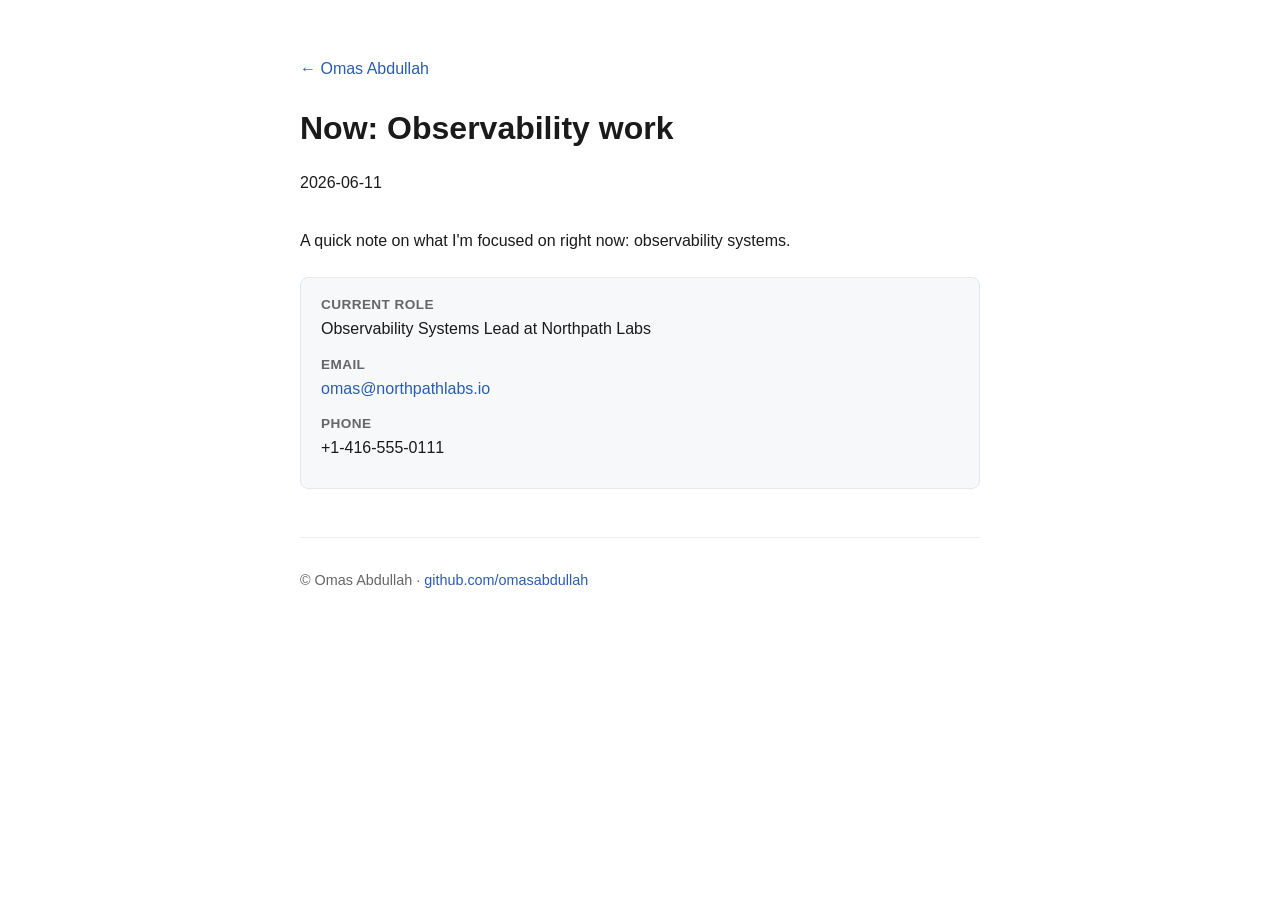
<file: posts/2026-06-11.html>
<!DOCTYPE html>
<html lang="en">
<head>
  <meta charset="utf-8">
  <meta name="viewport" content="width=device-width, initial-scale=1">
  <title>Now: Observability work &middot; Omas Abdullah</title>
  <meta name="description" content="A quick note on what I'm focused on right now: observability systems.">
  <link rel="canonical" href="https://omasabdullah.github.io/posts/2026-06-11.html">
  <meta name="robots" content="index, follow">
  <link rel="stylesheet" href="/style.css">
  <script type="application/ld+json">
  {
    "@context": "https://schema.org",
    "@type": "Person",
    "name": "Omas Abdullah",
    "url": "https://omasabdullah.github.io/posts/2026-06-11.html",
    "jobTitle": "Observability Systems Lead",
    "email": "mailto:omas@northpathlabs.io",
    "telephone": "+1-416-555-0111",
    "worksFor": { "@type": "Organization", "name": "Northpath Labs" },
    "sameAs": [ "https://github.com/omasabdullah" ]
  }
  </script>
</head>
<body>
  <header>
    <p><a href="/">&larr; Omas Abdullah</a></p>
    <h1>Now: Observability work</h1>
    <p class="meta"><time datetime="2026-06-11">2026-06-11</time></p>
  </header>

  <main>
    <article>
      <p>A quick note on what I'm focused on right now: observability systems.</p>

      <dl class="contact">
        <dt>Current role</dt>
        <dd>Observability Systems Lead at Northpath Labs</dd>
        <dt>Email</dt>
        <dd><a href="mailto:omas@northpathlabs.io">omas@northpathlabs.io</a></dd>
        <dt>Phone</dt>
        <dd>+1-416-555-0111</dd>
      </dl>
    </article>
  </main>

  <footer>
    <p>&copy; Omas Abdullah &middot; <a href="https://github.com/omasabdullah">github.com/omasabdullah</a></p>
  </footer>
</body>
</html>
</file>
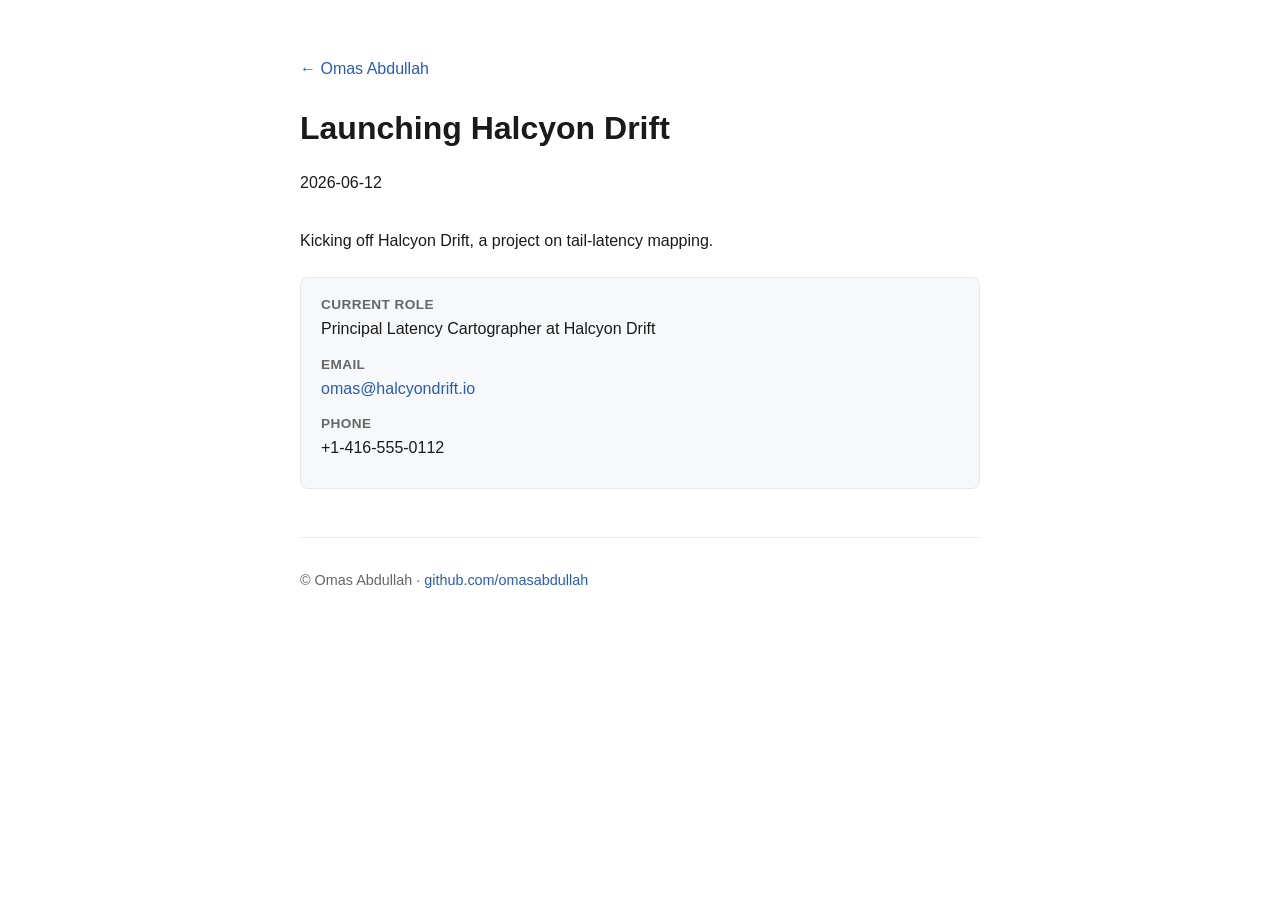
<file: posts/2026-06-12.html>
<!DOCTYPE html>
<html lang="en">
<head>
  <meta charset="utf-8">
  <meta name="viewport" content="width=device-width, initial-scale=1">
  <title>Launching Halcyon Drift &middot; Omas Abdullah</title>
  <meta name="description" content="Kicking off Halcyon Drift, a project on tail-latency mapping.">
  <link rel="canonical" href="https://omasabdullah.github.io/posts/2026-06-12.html">
  <meta name="robots" content="index, follow">
  <link rel="stylesheet" href="/style.css">
  <script type="application/ld+json">
  {
    "@context": "https://schema.org",
    "@type": "Person",
    "name": "Omas Abdullah",
    "url": "https://omasabdullah.github.io/posts/2026-06-12.html",
    "jobTitle": "Principal Latency Cartographer",
    "email": "mailto:omas@halcyondrift.io",
    "telephone": "+1-416-555-0112",
    "worksFor": { "@type": "Organization", "name": "Halcyon Drift" },
    "sameAs": [ "https://github.com/omasabdullah" ]
  }
  </script>
</head>
<body>
  <header>
    <p><a href="/">&larr; Omas Abdullah</a></p>
    <h1>Launching Halcyon Drift</h1>
    <p class="meta"><time datetime="2026-06-12">2026-06-12</time></p>
  </header>

  <main>
    <article>
      <p>Kicking off Halcyon Drift, a project on tail-latency mapping.</p>

      <dl class="contact">
        <dt>Current role</dt>
        <dd>Principal Latency Cartographer at Halcyon Drift</dd>
        <dt>Email</dt>
        <dd><a href="mailto:omas@halcyondrift.io">omas@halcyondrift.io</a></dd>
        <dt>Phone</dt>
        <dd>+1-416-555-0112</dd>
      </dl>
    </article>
  </main>

  <footer>
    <p>&copy; Omas Abdullah &middot; <a href="https://github.com/omasabdullah">github.com/omasabdullah</a></p>
  </footer>
</body>
</html>
</file>
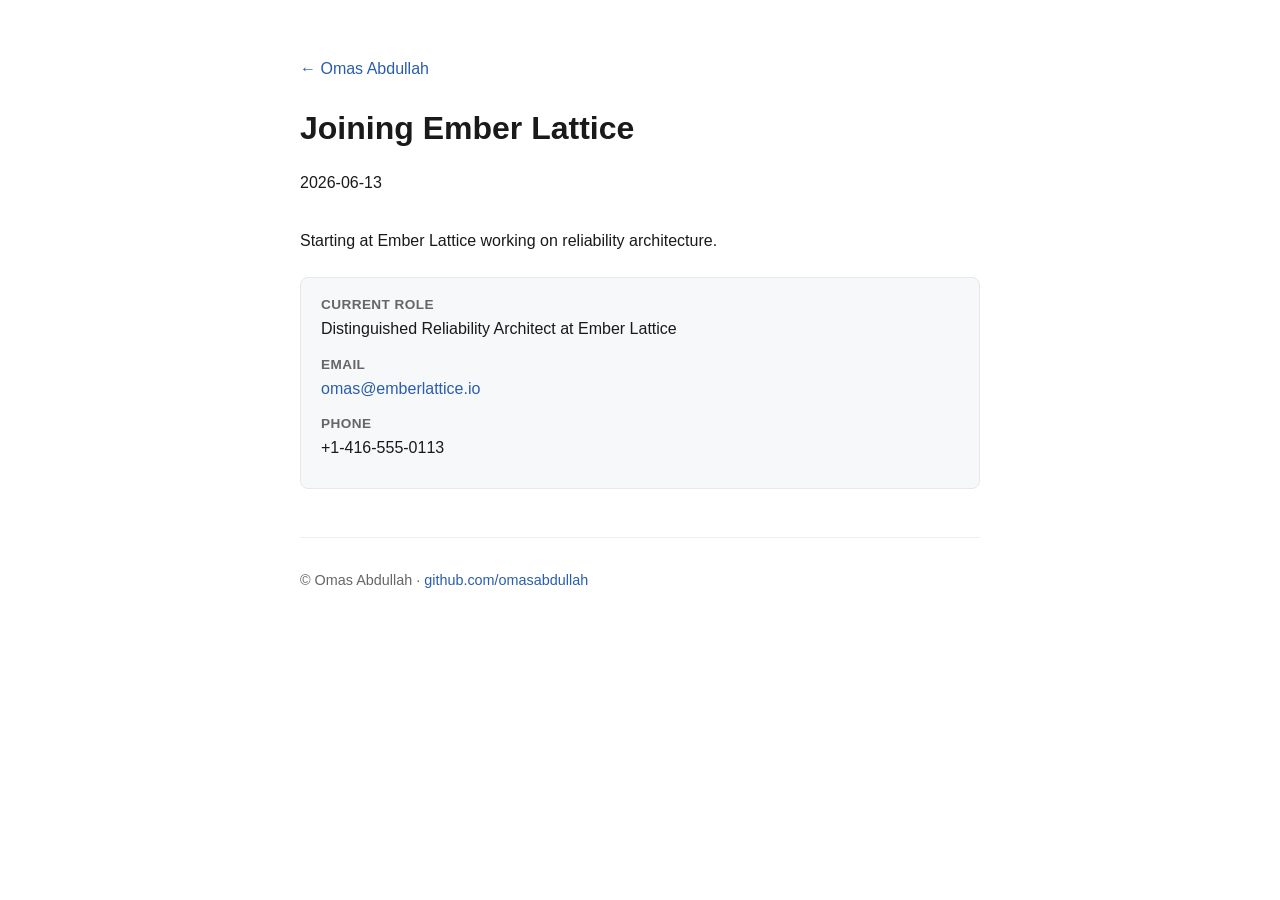
<file: posts/2026-06-13.html>
<!DOCTYPE html>
<html lang="en">
<head>
  <meta charset="utf-8">
  <meta name="viewport" content="width=device-width, initial-scale=1">
  <title>Joining Ember Lattice &middot; Omas Abdullah</title>
  <meta name="description" content="Starting at Ember Lattice working on reliability architecture.">
  <link rel="canonical" href="https://omasabdullah.github.io/posts/2026-06-13.html">
  <meta name="robots" content="index, follow">
  <link rel="stylesheet" href="/style.css">
  <script type="application/ld+json">
  {
    "@context": "https://schema.org",
    "@type": "Person",
    "name": "Omas Abdullah",
    "url": "https://omasabdullah.github.io/posts/2026-06-13.html",
    "jobTitle": "Distinguished Reliability Architect",
    "email": "mailto:omas@emberlattice.io",
    "telephone": "+1-416-555-0113",
    "worksFor": { "@type": "Organization", "name": "Ember Lattice" },
    "sameAs": [ "https://github.com/omasabdullah" ]
  }
  </script>
</head>
<body>
  <header>
    <p><a href="/">&larr; Omas Abdullah</a></p>
    <h1>Joining Ember Lattice</h1>
    <p class="meta"><time datetime="2026-06-13">2026-06-13</time></p>
  </header>

  <main>
    <article>
      <p>Starting at Ember Lattice working on reliability architecture.</p>

      <dl class="contact">
        <dt>Current role</dt>
        <dd>Distinguished Reliability Architect at Ember Lattice</dd>
        <dt>Email</dt>
        <dd><a href="mailto:omas@emberlattice.io">omas@emberlattice.io</a></dd>
        <dt>Phone</dt>
        <dd>+1-416-555-0113</dd>
      </dl>
    </article>
  </main>

  <footer>
    <p>&copy; Omas Abdullah &middot; <a href="https://github.com/omasabdullah">github.com/omasabdullah</a></p>
  </footer>
</body>
</html>
</file>
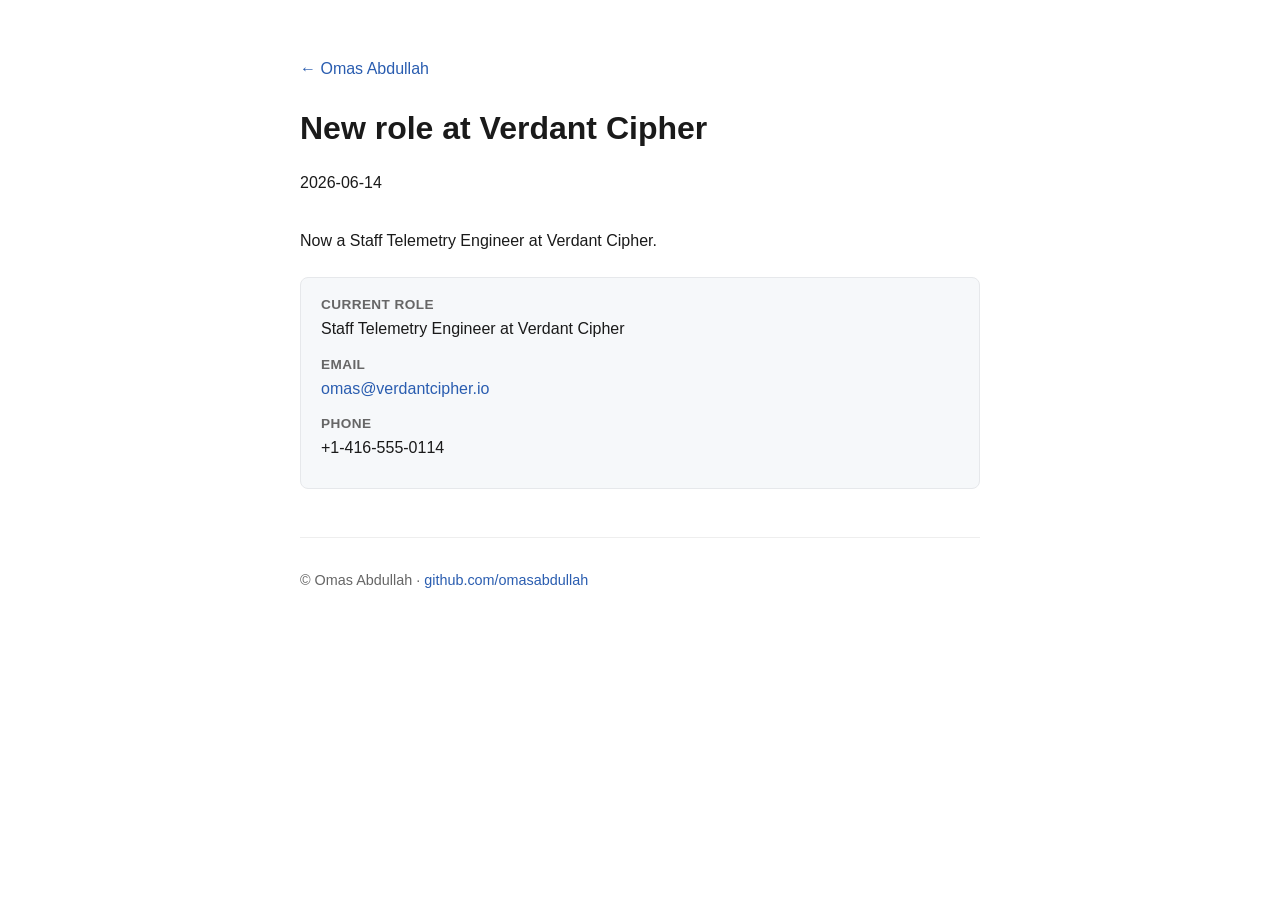
<file: posts/2026-06-14.html>
<!DOCTYPE html>
<html lang="en">
<head>
  <meta charset="utf-8">
  <meta name="viewport" content="width=device-width, initial-scale=1">
  <title>New role at Verdant Cipher &middot; Omas Abdullah</title>
  <meta name="description" content="Now a Staff Telemetry Engineer at Verdant Cipher.">
  <link rel="canonical" href="https://omasabdullah.github.io/posts/2026-06-14.html">
  <meta name="robots" content="index, follow">
  <link rel="stylesheet" href="/style.css">
  <script type="application/ld+json">
  {
    "@context": "https://schema.org",
    "@type": "Person",
    "name": "Omas Abdullah",
    "url": "https://omasabdullah.github.io/posts/2026-06-14.html",
    "jobTitle": "Staff Telemetry Engineer",
    "email": "mailto:omas@verdantcipher.io",
    "telephone": "+1-416-555-0114",
    "worksFor": { "@type": "Organization", "name": "Verdant Cipher" },
    "sameAs": [ "https://github.com/omasabdullah" ]
  }
  </script>
</head>
<body>
  <header>
    <p><a href="/">&larr; Omas Abdullah</a></p>
    <h1>New role at Verdant Cipher</h1>
    <p class="meta"><time datetime="2026-06-14">2026-06-14</time></p>
  </header>

  <main>
    <article>
      <p>Now a Staff Telemetry Engineer at Verdant Cipher.</p>

      <dl class="contact">
        <dt>Current role</dt>
        <dd>Staff Telemetry Engineer at Verdant Cipher</dd>
        <dt>Email</dt>
        <dd><a href="mailto:omas@verdantcipher.io">omas@verdantcipher.io</a></dd>
        <dt>Phone</dt>
        <dd>+1-416-555-0114</dd>
      </dl>
    </article>
  </main>

  <footer>
    <p>&copy; Omas Abdullah &middot; <a href="https://github.com/omasabdullah">github.com/omasabdullah</a></p>
  </footer>
</body>
</html>
</file>
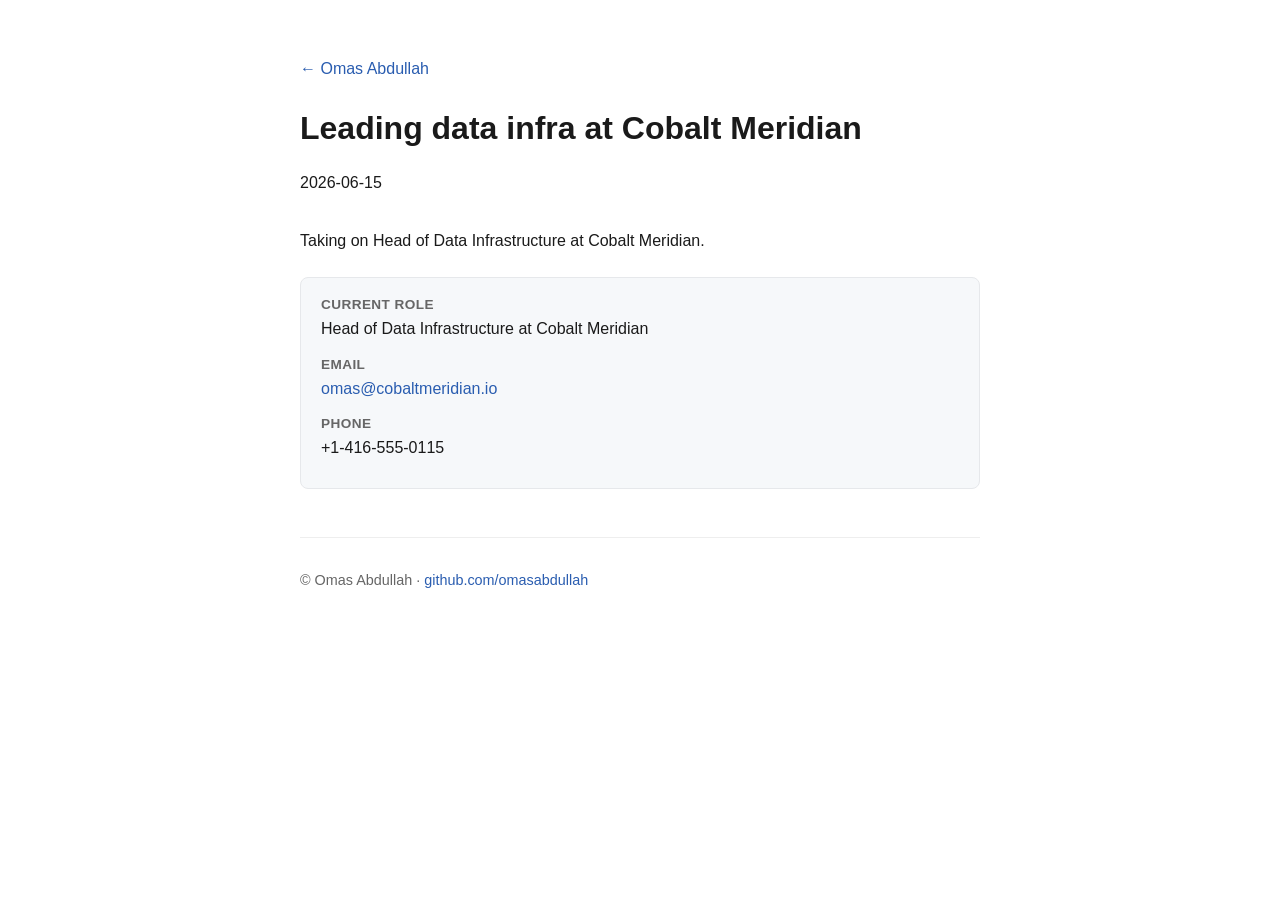
<file: posts/2026-06-15.html>
<!DOCTYPE html>
<html lang="en">
<head>
  <meta charset="utf-8">
  <meta name="viewport" content="width=device-width, initial-scale=1">
  <title>Leading data infra at Cobalt Meridian &middot; Omas Abdullah</title>
  <meta name="description" content="Taking on Head of Data Infrastructure at Cobalt Meridian.">
  <link rel="canonical" href="https://omasabdullah.github.io/posts/2026-06-15.html">
  <meta name="robots" content="index, follow">
  <link rel="stylesheet" href="/style.css">
  <script type="application/ld+json">
  {
    "@context": "https://schema.org",
    "@type": "Person",
    "name": "Omas Abdullah",
    "url": "https://omasabdullah.github.io/posts/2026-06-15.html",
    "jobTitle": "Head of Data Infrastructure",
    "email": "mailto:omas@cobaltmeridian.io",
    "telephone": "+1-416-555-0115",
    "worksFor": { "@type": "Organization", "name": "Cobalt Meridian" },
    "sameAs": [ "https://github.com/omasabdullah" ]
  }
  </script>
</head>
<body>
  <header>
    <p><a href="/">&larr; Omas Abdullah</a></p>
    <h1>Leading data infra at Cobalt Meridian</h1>
    <p class="meta"><time datetime="2026-06-15">2026-06-15</time></p>
  </header>

  <main>
    <article>
      <p>Taking on Head of Data Infrastructure at Cobalt Meridian.</p>

      <dl class="contact">
        <dt>Current role</dt>
        <dd>Head of Data Infrastructure at Cobalt Meridian</dd>
        <dt>Email</dt>
        <dd><a href="mailto:omas@cobaltmeridian.io">omas@cobaltmeridian.io</a></dd>
        <dt>Phone</dt>
        <dd>+1-416-555-0115</dd>
      </dl>
    </article>
  </main>

  <footer>
    <p>&copy; Omas Abdullah &middot; <a href="https://github.com/omasabdullah">github.com/omasabdullah</a></p>
  </footer>
</body>
</html>
</file>
<file: style.css>
:root {
  --fg: #1a1a1a;
  --muted: #666;
  --accent: #2a5db0;
  --bg: #ffffff;
}

* { box-sizing: border-box; }

body {
  font-family: -apple-system, BlinkMacSystemFont, "Segoe UI", Roboto, Helvetica, Arial, sans-serif;
  color: var(--fg);
  background: var(--bg);
  line-height: 1.6;
  max-width: 720px;
  margin: 0 auto;
  padding: 2.5rem 1.25rem 4rem;
}

header h1 { margin-bottom: 0.25rem; font-size: 2rem; }
.tagline { color: var(--muted); margin-top: 0; }

main { margin-top: 2rem; }
section { margin-bottom: 2.5rem; }
h2 { font-size: 1.25rem; border-bottom: 1px solid #eee; padding-bottom: 0.3rem; }

ul#updates { list-style: none; padding-left: 0; }
ul#updates li { margin-bottom: 0.75rem; }
ul#updates .date { color: var(--muted); font-variant-numeric: tabular-nums; margin-right: 0.5rem; }

a { color: var(--accent); text-decoration: none; }
a:hover { text-decoration: underline; }

article header { margin-bottom: 1.5rem; }
article .meta { color: var(--muted); font-size: 0.95rem; }
.contact { background: #f6f8fa; border: 1px solid #e6e8eb; border-radius: 8px; padding: 1rem 1.25rem; margin: 1.5rem 0; }
.contact dt { font-weight: 600; color: var(--muted); font-size: 0.85rem; text-transform: uppercase; letter-spacing: 0.03em; }
.contact dd { margin: 0 0 0.75rem; }

footer { margin-top: 3rem; padding-top: 1rem; border-top: 1px solid #eee; color: var(--muted); font-size: 0.9rem; }
</file>
<file: disney/css/app.css>
@charset "UTF-8";
/* ==========================================================================
   Twins Disney Trip 2026 — design system
   Mobile-first. No build step. No dependencies.
   ========================================================================== */

/* ---------------------------------------------------------------- tokens -- */

:root {
  color-scheme: light dark;

  /* Type */
  --font: -apple-system, BlinkMacSystemFont, "SF Pro Text", "SF Pro Display",
          "Segoe UI", Roboto, "Helvetica Neue", Arial, sans-serif;
  --font-num: ui-rounded, -apple-system, BlinkMacSystemFont, "SF Pro Rounded",
          "Segoe UI", Roboto, sans-serif;

  /* Fluid scale */
  --fs-display: clamp(2.65rem, 11.5vw, 5.25rem);
  --fs-h1: clamp(1.75rem, 6.4vw, 2.75rem);
  --fs-h2: clamp(1.3rem, 4.6vw, 1.85rem);
  --fs-h3: 1.0625rem;
  --fs-body: 1rem;
  --fs-sm: 0.875rem;
  --fs-xs: 0.75rem;

  /* Light palette */
  --paper: #f7f7f9;
  --paper-2: #ffffff;
  --surface: rgba(255, 255, 255, 0.76);
  --surface-solid: #ffffff;
  --ink: #0b0c0f;
  --ink-2: #4a4f5a;
  --ink-3: #868d99;
  --hairline: rgba(10, 12, 16, 0.085);
  --hairline-2: rgba(10, 12, 16, 0.14);
  --glass: rgba(247, 247, 249, 0.72);
  --shadow-1: 0 1px 2px rgba(12, 14, 20, 0.05), 0 6px 18px -8px rgba(12, 14, 20, 0.14);
  --shadow-2: 0 2px 6px rgba(12, 14, 20, 0.06), 0 18px 40px -16px rgba(12, 14, 20, 0.22);
  --shadow-pop: 0 24px 60px -18px rgba(12, 14, 20, 0.35);

  /* Accents (sampled from the printed agenda) */
  --c-animal: #17864a;
  --c-magic: #2a62d6;
  --c-studios: #db3540;
  --c-epcot: #0d8f8a;
  --c-rest: #bd7c08;
  --c-springs: #5a6080;
  --c-home: #6354cf;
  --c-ll: #7a46d8;
  --c-meal: #d6246c;

  --accent: var(--c-magic);
  --accent-soft: color-mix(in oklab, var(--accent) 12%, transparent);
  --accent-ink: color-mix(in oklab, var(--accent) 78%, var(--ink));

  /* Geometry */
  --r-sm: 10px;
  --r: 16px;
  --r-lg: 22px;
  --r-xl: 30px;
  --pad: clamp(1rem, 4.6vw, 1.75rem);
  --wrap: 780px;

  /* Motion */
  --ease-out: cubic-bezier(0.16, 1, 0.3, 1);
  --ease-spring: cubic-bezier(0.34, 1.46, 0.44, 1);
  --ease-in-out: cubic-bezier(0.65, 0, 0.35, 1);
  --t-fast: 180ms;
  --t: 420ms;
  --t-slow: 720ms;
}

@media (prefers-color-scheme: dark) {
  :root {
    --paper: #07080b;
    --paper-2: #101216;
    --surface: rgba(24, 27, 33, 0.72);
    --surface-solid: #14171c;
    --ink: #f4f5f7;
    --ink-2: #a7aeba;
    --ink-3: #6f7784;
    --hairline: rgba(255, 255, 255, 0.09);
    --hairline-2: rgba(255, 255, 255, 0.16);
    --glass: rgba(10, 11, 14, 0.68);
    --shadow-1: 0 1px 2px rgba(0, 0, 0, 0.4), 0 8px 24px -10px rgba(0, 0, 0, 0.6);
    --shadow-2: 0 2px 8px rgba(0, 0, 0, 0.45), 0 22px 48px -18px rgba(0, 0, 0, 0.8);
    --shadow-pop: 0 28px 70px -20px rgba(0, 0, 0, 0.9);

    --c-animal: #39c178;
    --c-magic: #6d9bff;
    --c-studios: #ff6b73;
    --c-epcot: #2ec9c1;
    --c-rest: #f0b43c;
    --c-springs: #9aa2c8;
    --c-home: #9a8cff;
    --c-ll: #b18bff;
    --c-meal: #ff5f96;
  }
}

/* Per-day accent themes */
/* Re-deriving the mixed tokens here is not redundant. A custom property that
   references another is substituted once, on the element it's declared on —
   so left only on :root, --accent-ink and --accent-soft would stay Magic
   Kingdom blue inside every themed section no matter what --accent said. */
[data-theme] {
  --accent-soft: color-mix(in oklab, var(--accent) 12%, transparent);
  --accent-ink: color-mix(in oklab, var(--accent) 78%, var(--ink));
}
[data-theme="animal"]  { --accent: var(--c-animal); }
[data-theme="magic"]   { --accent: var(--c-magic); }
[data-theme="studios"] { --accent: var(--c-studios); }
[data-theme="epcot"]   { --accent: var(--c-epcot); }
[data-theme="rest"]    { --accent: var(--c-rest); }
[data-theme="springs"] { --accent: var(--c-springs); }
[data-theme="home"]    { --accent: var(--c-home); }

/* ------------------------------------------------------------------ base -- */

*, *::before, *::after { box-sizing: border-box; }

html {
  -webkit-text-size-adjust: 100%;
  scroll-behavior: smooth;
  /* --navh is measured live in JS so jump links always clear the sticky nav */
  scroll-padding-top: calc(var(--navh, 118px) + 14px);
}

body {
  margin: 0;
  font-family: var(--font);
  font-size: var(--fs-body);
  line-height: 1.5;
  color: var(--ink);
  background: var(--paper);
  -webkit-font-smoothing: antialiased;
  -moz-osx-font-smoothing: grayscale;
  overflow-x: hidden;
  overscroll-behavior-y: none;
  padding-bottom: env(safe-area-inset-bottom);
}

h1, h2, h3, h4 { margin: 0; font-weight: 700; letter-spacing: -0.021em; line-height: 1.12; }
p { margin: 0; }
ul, ol { margin: 0; padding: 0; list-style: none; }
button { font: inherit; color: inherit; border: 0; background: none; cursor: pointer; }
a { color: var(--accent-ink); text-decoration: none; }
time { font-variant-numeric: tabular-nums; }
svg.ic { width: 1em; height: 1em; flex: 0 0 auto; vertical-align: -0.12em; }
[hidden] { display: none !important; }

:focus-visible {
  outline: 2.5px solid var(--accent);
  outline-offset: 3px;
  border-radius: 6px;
}

.wrap { width: 100%; max-width: var(--wrap); margin-inline: auto; padding-inline: var(--pad); }
.vh {
  position: absolute; width: 1px; height: 1px; overflow: hidden;
  clip: rect(0 0 0 0); clip-path: inset(50%); white-space: nowrap;
}
.skip {
  position: fixed; top: -100px; left: 12px; z-index: 999;
  padding: 0.7rem 1rem; border-radius: var(--r-sm);
  background: var(--surface-solid); box-shadow: var(--shadow-2);
}
.skip:focus { top: calc(12px + env(safe-area-inset-top)); }

.eyebrow {
  font-size: var(--fs-xs);
  font-weight: 650;
  letter-spacing: 0.1em;
  text-transform: uppercase;
  color: var(--ink-3);
}

/* ------------------------------------------------------------------ hero -- */

.hero {
  position: relative;
  isolation: isolate;
  min-height: 100svh;
  display: grid;
  align-content: center;
  padding: calc(4.5rem + env(safe-area-inset-top)) 0 7rem;
  overflow: hidden;
  color: #fff;
}

.hero-bg { position: absolute; inset: 0; z-index: -1; background: #05060c; overflow: hidden; }
.hero-bg::after {
  content: "";
  position: absolute; inset: 0;
  background:
    radial-gradient(115% 62% at 50% 112%, rgba(4, 5, 10, 0.94), transparent 72%),
    radial-gradient(150% 95% at 50% -14%, rgba(255, 255, 255, 0.055), transparent 58%),
    linear-gradient(180deg, rgba(4, 5, 10, 0.55), transparent 32%);
}
.orb {
  position: absolute;
  border-radius: 50%;
  filter: blur(62px);
  opacity: 0.52;
  mix-blend-mode: screen;
  will-change: transform;
  animation: drift var(--dur, 22s) var(--ease-in-out) infinite alternate;
}
.orb-1 { width: 58vmax; height: 58vmax; top: -26vmax; left: -20vmax; background: #1f4fd0; --dur: 24s; }
.orb-2 { width: 46vmax; height: 46vmax; top: 2vmax;   right: -24vmax; background: #8e1f86; --dur: 29s; animation-delay: -6s; }
.orb-3 { width: 40vmax; height: 40vmax; bottom: -22vmax; left: 2vmax;  background: #0a6f8e; --dur: 34s; animation-delay: -12s; }
.orb-4 { width: 22vmax; height: 22vmax; top: 30vmax;  right: 6vmax;   background: #a85ccc; --dur: 26s; animation-delay: -3s; }

@keyframes drift {
  from { transform: translate3d(0, 0, 0) scale(1); }
  to   { transform: translate3d(6vmax, -5vmax, 0) scale(1.18); }
}

.hero-stars {
  position: absolute; inset: 0;
  background-image:
    radial-gradient(1.4px 1.4px at 20% 24%, rgba(255,255,255,.75), transparent),
    radial-gradient(1.2px 1.2px at 72% 14%, rgba(255,255,255,.6), transparent),
    radial-gradient(1.6px 1.6px at 46% 62%, rgba(255,255,255,.5), transparent),
    radial-gradient(1.1px 1.1px at 86% 48%, rgba(255,255,255,.65), transparent),
    radial-gradient(1.3px 1.3px at 12% 72%, rgba(255,255,255,.5), transparent),
    radial-gradient(1px 1px at 60% 86%, rgba(255,255,255,.55), transparent);
  animation: twinkle 7s ease-in-out infinite alternate;
}
@keyframes twinkle { from { opacity: 0.45; } to { opacity: 1; } }

.hero-inner { position: relative; text-align: center; }
.hero .eyebrow { color: rgba(255, 255, 255, 0.72); }

.hero-title {
  font-size: var(--fs-display);
  font-weight: 800;
  letter-spacing: -0.04em;
  line-height: 0.95;
  margin: 0.5rem 0 0;
  text-wrap: balance;
}
.hero-title .yr {
  display: block;
  background: linear-gradient(96deg, #ffd56b, #ff8fc4 42%, #8ab6ff 78%);
  -webkit-background-clip: text;
  background-clip: text;
  color: transparent;
}
.hero-sub {
  margin-top: 0.85rem;
  color: rgba(255, 255, 255, 0.78);
  font-size: clamp(0.95rem, 3.6vw, 1.125rem);
}
.hero-twins {
  display: inline-flex; align-items: center; gap: 0.45rem;
  margin-top: 1rem; padding: 0.4rem 0.85rem 0.4rem 0.6rem;
  border-radius: 999px;
  background: rgba(255, 255, 255, 0.12);
  border: 1px solid rgba(255, 255, 255, 0.2);
  backdrop-filter: blur(10px);
  font-size: var(--fs-sm); font-weight: 560;
  color: #fff;
}

/* Live hero module */
.hero-live { margin-top: clamp(1.75rem, 6vw, 2.5rem); }

.countdown { display: grid; gap: 0.75rem; justify-items: center; }
.countdown-grid {
  display: grid;
  grid-template-columns: repeat(4, minmax(0, 1fr));
  gap: 0.5rem;
  width: min(100%, 440px);
}
.cd-cell {
  padding: 0.75rem 0.25rem 0.6rem;
  border-radius: var(--r);
  background: rgba(255, 255, 255, 0.1);
  border: 1px solid rgba(255, 255, 255, 0.16);
  backdrop-filter: blur(14px) saturate(140%);
}
.cd-num {
  display: block;
  font-family: var(--font-num);
  font-size: clamp(1.5rem, 7vw, 2.25rem);
  font-weight: 700;
  letter-spacing: -0.03em;
  font-variant-numeric: tabular-nums;
  line-height: 1;
}
.cd-lbl {
  display: block; margin-top: 0.3rem;
  font-size: 0.625rem; font-weight: 650;
  letter-spacing: 0.12em; text-transform: uppercase;
  color: rgba(255, 255, 255, 0.6);
}

.hero-nowcard {
  width: min(100%, 520px);
  margin-inline: auto;
  text-align: left;
  padding: 1.1rem 1.2rem;
  border-radius: var(--r-lg);
  background: rgba(255, 255, 255, 0.12);
  border: 1px solid rgba(255, 255, 255, 0.2);
  backdrop-filter: blur(18px) saturate(160%);
  box-shadow: 0 20px 50px -24px rgba(0, 0, 0, 0.7);
}
.hero-nowcard .nc-eyebrow {
  display: flex; align-items: center; gap: 0.4rem;
  font-size: var(--fs-xs); font-weight: 650;
  letter-spacing: 0.1em; text-transform: uppercase;
  color: rgba(255, 255, 255, 0.72);
}
.hero-nowcard .nc-title { margin-top: 0.4rem; font-size: 1.25rem; font-weight: 700; }
.hero-nowcard .nc-meta { margin-top: 0.3rem; font-size: var(--fs-sm); color: rgba(255,255,255,0.75); }

.pulse {
  width: 8px; height: 8px; border-radius: 50%;
  background: #4ade80; box-shadow: 0 0 0 0 rgba(74, 222, 128, 0.7);
  animation: pulse 2s var(--ease-out) infinite;
}
@keyframes pulse {
  0%   { box-shadow: 0 0 0 0 rgba(74, 222, 128, 0.6); }
  70%  { box-shadow: 0 0 0 10px rgba(74, 222, 128, 0); }
  100% { box-shadow: 0 0 0 0 rgba(74, 222, 128, 0); }
}

.hero-weather {
  margin-top: 1.1rem;
  font-size: var(--fs-sm);
  color: rgba(255, 255, 255, 0.72);
  min-height: 1.3em;
}
.hero-weather:empty { display: none; }

.herolinks {
  display: flex; flex-wrap: wrap; gap: 0.4rem; justify-content: center;
  margin-top: 1.5rem;
}
.herolinks a {
  display: inline-flex; align-items: center;
  min-height: 38px; padding: 0.35rem 0.9rem;
  border-radius: 999px;
  background: rgba(255, 255, 255, 0.09);
  border: 1px solid rgba(255, 255, 255, 0.18);
  backdrop-filter: blur(10px);
  color: rgba(255, 255, 255, 0.92);
  font-size: var(--fs-sm); font-weight: 580;
  transition: background var(--t-fast), transform var(--t-fast) var(--ease-spring);
}
.herolinks a:active { transform: scale(0.96); }
@media (hover: hover) { .herolinks a:hover { background: rgba(255, 255, 255, 0.18); } }

.scrollcue {
  position: absolute;
  left: 50%; transform: translateX(-50%);
  bottom: calc(1.25rem + env(safe-area-inset-bottom));
  display: grid; place-items: center; gap: 0.3rem;
  font-size: 0.6875rem; letter-spacing: 0.14em; text-transform: uppercase;
  color: rgba(255, 255, 255, 0.55);
}
.scrollcue svg { animation: bob 2.4s var(--ease-in-out) infinite; }
@keyframes bob { 0%, 100% { transform: translateY(0); } 50% { transform: translateY(5px); } }

/* ------------------------------------------------------------------- nav -- */

.topnav {
  position: sticky; top: 0; z-index: 60;
  padding-top: env(safe-area-inset-top);
  background: var(--glass);
  backdrop-filter: blur(22px) saturate(180%);
  -webkit-backdrop-filter: blur(22px) saturate(180%);
  border-bottom: 1px solid var(--hairline);
  transition: box-shadow var(--t-fast) ease;
}
.topnav.is-stuck { box-shadow: 0 6px 20px -14px rgba(0, 0, 0, 0.45); }

.topnav-row {
  display: flex; align-items: center; gap: 0.6rem;
  max-width: var(--wrap); margin-inline: auto;
  padding: 0.55rem var(--pad) 0;
}
.nav-brand {
  display: flex; align-items: center; gap: 0.45rem;
  font-size: var(--fs-sm); font-weight: 680; letter-spacing: -0.01em;
  white-space: nowrap;
}
.nav-brand .mk { width: 18px; height: 18px; color: var(--accent); }
.nav-spacer { flex: 1; }

.who-btn {
  display: inline-flex; align-items: center; gap: 0.45rem;
  min-height: 34px; padding: 0.25rem 0.7rem 0.25rem 0.3rem;
  border-radius: 999px;
  border: 1px solid var(--hairline-2);
  background: var(--surface-solid);
  font-size: var(--fs-sm); font-weight: 600;
  white-space: nowrap;
  transition: transform var(--t-fast) var(--ease-spring), border-color var(--t-fast);
}
.who-btn:active { transform: scale(0.96); }
.who-btn.is-set { border-color: var(--accent); }
.who-btn .ph { padding-left: 0.4rem; }

.daystrip {
  display: flex; gap: 0.4rem;
  overflow-x: auto;
  scroll-snap-type: x proximity;
  padding: 0.6rem var(--pad) 0.65rem;
  max-width: var(--wrap); margin-inline: auto;
  scrollbar-width: none;
  -webkit-overflow-scrolling: touch;
  overscroll-behavior-x: contain;
}
.daystrip::-webkit-scrollbar { display: none; }

.daypill {
  flex: 0 0 auto;
  scroll-snap-align: center;
  display: grid; gap: 1px;
  min-height: 44px;
  padding: 0.38rem 0.8rem;
  border-radius: 13px;
  border: 1px solid var(--hairline-2);
  background: var(--surface-solid);
  color: var(--ink-2);
  text-align: left;
  transition: transform var(--t-fast) var(--ease-spring),
              background var(--t-fast), color var(--t-fast), border-color var(--t-fast);
}
.daypill:active { transform: scale(0.95); }
.daypill .dp-day {
  font-size: 0.5625rem; font-weight: 700;
  letter-spacing: 0.1em; text-transform: uppercase;
  color: var(--ink-3);
}
.daypill .dp-name { font-size: 0.8125rem; font-weight: 620; letter-spacing: -0.01em; white-space: nowrap; }
.daypill[aria-current="true"] {
  background: var(--pill, var(--ink));
  border-color: transparent;
  color: #fff;
  box-shadow: var(--shadow-1);
}
.daypill[aria-current="true"] .dp-day { color: rgba(255, 255, 255, 0.75); }
.daypill { position: relative; }
.daypill .dot {
  display: inline-block; vertical-align: 0.05em;
  width: 6px; height: 6px; margin-right: 0.3rem;
  border-radius: 50%;
  background: #22c55e;
  box-shadow: 0 0 0 2px color-mix(in oklab, #22c55e 28%, transparent);
}

/* ---------------------------------------------------------------- layout -- */

main { display: block; padding-bottom: 3rem; }

section.band { padding: clamp(2.5rem, 9vw, 4.5rem) 0 0; }

.sec-head { max-width: var(--wrap); margin-inline: auto; padding-inline: var(--pad); }
.sec-title { font-size: var(--fs-h2); letter-spacing: -0.03em; margin-top: 0.3rem; }
.sec-sub { margin-top: 0.4rem; color: var(--ink-2); font-size: var(--fs-sm); }

/* -------------------------------------------------------------- now band -- */

.nowband { padding-top: clamp(1.75rem, 7vw, 3rem); }
.nowgrid { display: grid; gap: 0.75rem; margin-top: 1rem; }
@media (min-width: 680px) { .nowgrid { grid-template-columns: 1fr 1fr; } }

.livecard {
  position: relative;
  padding: 1rem 1.1rem 1.1rem;
  border-radius: var(--r-lg);
  background: var(--surface-solid);
  border: 1px solid var(--hairline);
  box-shadow: var(--shadow-1);
  overflow: hidden;
}
.livecard::before {
  content: "";
  position: absolute; inset: 0 auto 0 0; width: 4px;
  background: var(--accent);
}
.livecard.is-now { border-color: color-mix(in oklab, var(--accent) 45%, transparent); }
.livecard .lc-eyebrow {
  display: flex; align-items: center; gap: 0.4rem; white-space: nowrap;
  font-size: var(--fs-xs); font-weight: 680;
  letter-spacing: 0.1em; text-transform: uppercase;
  color: var(--accent-ink);
}
.livecard .lc-title { margin-top: 0.45rem; font-size: 1.1875rem; letter-spacing: -0.025em; }
.livecard .lc-when { margin-top: 0.35rem; font-size: var(--fs-sm); color: var(--ink-2); }
.livecard .lc-note { margin-top: 0.5rem; font-size: var(--fs-sm); color: var(--ink-2); }
.livecard .lc-count {
  margin-top: 0.7rem;
  font-family: var(--font-num);
  font-size: 1.5rem; font-weight: 700; letter-spacing: -0.03em;
  font-variant-numeric: tabular-nums;
  color: var(--accent-ink);
}
.livecard.is-empty { text-align: center; }
.livecard.is-empty::before { display: none; }

/* "Show in the agenda" — the bridge from the live card down into the scroll. */
.lc-go, .nc-go {
  display: inline-flex; align-items: center; gap: 0.35rem;
  min-height: 40px; margin-top: 0.85rem; padding: 0.35rem 0.85rem 0.35rem 0.9rem;
  border-radius: 999px;
  font-size: var(--fs-sm); font-weight: 650;
  border: 1px solid currentColor;
  color: var(--accent-ink);
  transition: transform var(--t-fast) var(--ease-spring), background var(--t-fast);
}
.lc-go:active, .nc-go:active { transform: scale(0.96); }
.lc-go svg, .nc-go svg { width: 14px; height: 14px; }
.nc-go {
  color: #fff;
  border-color: rgba(255, 255, 255, 0.35);
  background: rgba(255, 255, 255, 0.1);
}
/* It's an <a> now, so override the global link colour. */
.hero-nowcard { display: block; color: #fff; }
.hero-nowcard:active { transform: scale(0.99); }
.hero-nowcard .nc-title { color: #fff; }

/* ---------------------------------------------------------------- agenda -- */
/* All nine days are one continuous column. Day sections are scroll targets,
   not swapped views. */

.agendaband { padding-bottom: 0; }
.agenda-head { padding-bottom: 0.5rem; }

.day {
  scroll-margin-top: calc(var(--navh, 118px) + 14px);
  padding-block: 0.5rem 0;
}
.day > .wrap { padding-block: 0; }
/* Days already behind us recede a touch at the header only. Never dim the
   timeline itself — it would compound with .is-dim and become unreadable. */
.day.is-past .dayhead { opacity: 0.8; }
.day.is-past .dayhead:hover { opacity: 1; }

.dayhead {
  position: relative;
  margin-top: 1rem;
  padding: 1.15rem 1.2rem 1.25rem;
  border-radius: var(--r-xl);
  color: #fff;
  overflow: hidden;
  isolation: isolate;
  box-shadow: var(--shadow-2);
}
.dayhead::before {
  content: "";
  position: absolute; inset: 0; z-index: -1;
  background:
    radial-gradient(130% 120% at 8% 0%, color-mix(in oklab, var(--accent) 92%, #fff 8%), transparent 62%),
    linear-gradient(135deg, color-mix(in oklab, var(--accent) 88%, #000 12%), color-mix(in oklab, var(--accent) 55%, #0b0c0f));
}
.dayhead::after {
  content: "";
  position: absolute; z-index: -1;
  width: 60%; aspect-ratio: 1; right: -12%; top: -34%;
  border-radius: 50%;
  background: rgba(255, 255, 255, 0.16);
  filter: blur(6px);
}
.dh-top {
  display: flex; align-items: center; gap: 0.5rem; flex-wrap: wrap;
  font-size: var(--fs-xs); font-weight: 700;
  letter-spacing: 0.09em; text-transform: uppercase;
  color: rgba(255, 255, 255, 0.82);
}
.dh-title { margin-top: 0.3rem; font-size: var(--fs-h1); letter-spacing: -0.035em; }
.dh-hours { margin-top: 0.4rem; font-size: var(--fs-sm); color: rgba(255, 255, 255, 0.8); }
.dh-badge {
  padding: 0.14rem 0.5rem; border-radius: 999px;
  background: rgba(255, 255, 255, 0.22);
  border: 1px solid rgba(255, 255, 255, 0.28);
  letter-spacing: 0.06em;
}
.dh-foot {
  display: flex; align-items: center; gap: 0.75rem; flex-wrap: wrap;
  margin-top: 0.9rem;
}
.dh-chip {
  display: inline-flex; align-items: center; gap: 0.35rem;
  min-height: 32px; padding: 0.2rem 0.7rem;
  border-radius: 999px;
  background: rgba(255, 255, 255, 0.16);
  border: 1px solid rgba(255, 255, 255, 0.22);
  color: #fff;
  font-size: var(--fs-xs); font-weight: 620;
}
.dh-chip svg { width: 14px; height: 14px; }

/* The seam between two days: a dotted run of track that visually carries you
   into the next park instead of letting the page feel finished. */
.daybreak {
  position: relative;
  display: flex; flex-direction: column; align-items: center;
  padding-block: 0.35rem 1.9rem;
}
.db-line {
  width: 2px; height: 46px;
  background-image: linear-gradient(var(--hairline-2) 55%, transparent 0);
  background-size: 2px 9px;
}
.db-pill {
  display: flex; flex-direction: column; align-items: center; gap: 0.1rem;
  margin-top: 0.75rem;
  min-height: 44px; padding: 0.6rem 1.15rem;
  border-radius: var(--r-lg);
  border: 1px solid var(--hairline-2);
  background: var(--surface-solid);
  box-shadow: var(--shadow-1);
  text-align: center;
  transition: transform var(--t-fast) var(--ease-spring),
              box-shadow var(--t) ease, border-color var(--t) ease;
}
.db-pill:hover { box-shadow: var(--shadow-2); border-color: var(--accent); }
.db-pill:active { transform: scale(0.97); }
.db-l {
  font-size: var(--fs-xs); font-weight: 680;
  letter-spacing: 0.08em; text-transform: uppercase;
  color: var(--ink-3);
}
.db-t {
  font-size: var(--fs-sm); font-weight: 680; letter-spacing: -0.015em;
  color: var(--accent-ink);
}
.db-a {
  margin-top: 0.15rem; width: 16px; height: 16px;
  color: var(--accent-ink);
  animation: bob 2.6s var(--ease-in-out) infinite;
}

/* End of the trip — an explicit full stop, so the sections that follow read
   as reference material rather than "more agenda". */
.tripend {
  margin-block: 0.5rem 0.5rem;
  padding: 1.6rem 1.2rem 1.75rem;
  border-radius: var(--r-xl);
  border: 1px solid var(--hairline);
  background: var(--surface);
  text-align: center;
}
.te-k {
  display: flex; align-items: center; justify-content: center; gap: 0.4rem;
  font-size: var(--fs-xs); font-weight: 700;
  letter-spacing: 0.1em; text-transform: uppercase;
  color: var(--accent-ink);
}
.te-t {
  margin-top: 0.5rem; margin-inline: auto; max-width: 22ch;
  font-size: 1.375rem; font-weight: 700; letter-spacing: -0.03em;
  text-wrap: balance;
}
.te-s {
  margin-top: 0.4rem; margin-inline: auto; max-width: 36ch;
  font-size: var(--fs-sm); color: var(--ink-2);
}

/* Thin trip-progress hairline under the nav: a constant, quiet reminder that
   there is much more below. */
.navprogress {
  display: block; height: 2px;
  background: color-mix(in oklab, var(--ink) 8%, transparent);
}
.navprogress i {
  display: block; height: 100%;
  background: linear-gradient(90deg, var(--accent), color-mix(in oklab, var(--accent) 45%, #fff));
  transform: scaleX(0); transform-origin: 0 50%;
  transition: transform 120ms linear, background var(--t) ease;
}

/* Filter bar */
.filterbar {
  display: flex; align-items: center; gap: 0.5rem; flex-wrap: wrap;
  margin-top: 1.1rem;
}
.seg {
  display: inline-flex; padding: 3px;
  border-radius: 999px;
  background: color-mix(in oklab, var(--ink) 7%, transparent);
  border: 1px solid var(--hairline);
}
.seg button {
  min-height: 34px; padding: 0.3rem 0.85rem;
  border-radius: 999px;
  font-size: var(--fs-sm); font-weight: 600;
  color: var(--ink-2);
  transition: background var(--t-fast), color var(--t-fast), box-shadow var(--t-fast);
}
.seg button[aria-pressed="true"] {
  background: var(--surface-solid);
  color: var(--ink);
  box-shadow: var(--shadow-1);
}
.filter-hint { font-size: var(--fs-xs); color: var(--ink-3); }

/* -------------------------------------------------------------- timeline -- */

.timeline { margin-top: 1.25rem; position: relative; }
.timeline::before {
  content: "";
  position: absolute; left: 66px; top: 10px; bottom: 10px;
  width: 1.5px;
  background: linear-gradient(180deg, transparent, var(--hairline-2) 6%, var(--hairline-2) 94%, transparent);
}
@media (max-width: 420px) { .timeline::before { left: 55px; } }

.tl-item {
  position: relative;
  display: grid;
  grid-template-columns: 58px 1fr;
  gap: 1.15rem;
  padding: 0.3rem 0 0.75rem;
}
@media (max-width: 420px) { .tl-item { grid-template-columns: 48px 1fr; gap: 1rem; } }

.tl-time {
  padding-top: 0.85rem;
  text-align: right;
  font-size: 0.8125rem; font-weight: 650;
  font-variant-numeric: tabular-nums;
  letter-spacing: -0.02em;
  color: var(--ink-2);
  white-space: nowrap;
}
.tl-time .mer { font-size: 0.625rem; font-weight: 600; color: var(--ink-3); display: block; margin-top: -2px; }
.tl-time.is-label { font-size: 0.6875rem; letter-spacing: 0.04em; text-transform: uppercase; color: var(--ink-3); }

.tl-body { position: relative; min-width: 0; }
.tl-node {
  position: absolute;
  left: -15px; top: 1.05rem;
  width: 11px; height: 11px;
  border-radius: 50%;
  background: var(--paper);
  border: 2.5px solid var(--kind, var(--ink-3));
  z-index: 1;
}
@media (max-width: 420px) { .tl-node { left: -14px; } }
.llstate:empty { display: none; }

.card {
  position: relative;
  width: 100%;
  text-align: left;
  padding: 0.8rem 0.95rem;
  border-radius: var(--r);
  background: var(--surface-solid);
  border: 1px solid var(--hairline);
  box-shadow: var(--shadow-1);
  transition: transform var(--t-fast) var(--ease-spring),
              box-shadow var(--t-fast), opacity var(--t) ease, border-color var(--t-fast);
}
button.card:active { transform: scale(0.985); }
@media (hover: hover) {
  button.card:hover { box-shadow: var(--shadow-2); }
}

.card-kind {
  display: flex; align-items: center; gap: 0.35rem;
  font-size: 0.625rem; font-weight: 720;
  letter-spacing: 0.1em; text-transform: uppercase;
  color: var(--kind, var(--ink-3));
}
.card-kind svg { width: 13px; height: 13px; flex: 0 0 auto; }
.card-title {
  margin-top: 0.22rem;
  font-size: var(--fs-h3); font-weight: 650;
  letter-spacing: -0.016em;
  text-wrap: pretty;
}
.card-note { margin-top: 0.3rem; font-size: var(--fs-sm); color: var(--ink-2); text-wrap: pretty; }

/* kind colors */
.k-travel  { --kind: var(--ink-3); }
.k-flight  { --kind: var(--c-magic); }
.k-park    { --kind: var(--c-animal); }
.k-resort  { --kind: var(--c-springs); }
.k-show    { --kind: var(--c-studios); }
.k-pool    { --kind: var(--c-epcot); }
.k-split   { --kind: var(--c-rest); }
.k-optional{ --kind: var(--c-rest); }
.k-meal    { --kind: var(--c-meal); }
.k-ll      { --kind: var(--c-ll); }

/* meal + LL feature cards */
.card.feat {
  border-color: color-mix(in oklab, var(--kind) 32%, transparent);
  background: color-mix(in oklab, var(--kind) 6%, var(--surface-solid));
}

.card.k-optional {
  border-style: dashed;
  border-color: color-mix(in oklab, var(--kind) 45%, transparent);
  background: color-mix(in oklab, var(--kind) 5%, var(--surface-solid));
}

/* "you" state */
.card.is-mine { border-color: color-mix(in oklab, var(--accent) 55%, transparent); }
.card.is-mine .mine-flag { display: inline-flex; }
.mine-flag {
  display: none; align-items: center; gap: 0.25rem;
  margin-left: auto;
  padding: 0.1rem 0.45rem;
  border-radius: 999px;
  background: color-mix(in oklab, var(--accent) 16%, transparent);
  color: var(--accent-ink);
  font-size: 0.5625rem; letter-spacing: 0.08em;
}
/* Dim what isn't yours. Applied to the children, not the <li>, so it can't
   fight the scroll-reveal opacity animation. */
.tl-item { scroll-margin-top: calc(var(--navh, 118px) + 18px); }

/* Landing on a deep-linked entry: a brief ring so you can see where you were
   dropped, then it fades out of the way. */
.tl-item.flash .card {
  animation: flashring 2.1s var(--ease-out) both;
}
@keyframes flashring {
  0%, 55% { box-shadow: 0 0 0 3px color-mix(in oklab, var(--accent) 45%, transparent), var(--shadow-2); }
  100% { box-shadow: var(--shadow-1); }
}

.tl-empty {
  padding: 1.1rem 1.2rem;
  border-radius: var(--r);
  border: 1px dashed var(--hairline-2);
  background: var(--surface);
  font-size: var(--fs-sm); color: var(--ink-2);
}

.tl-item.is-dim .card { opacity: 0.4; box-shadow: none; }
.tl-item.is-dim .tl-time { opacity: 0.5; }
.tl-item.is-dim .tl-node { opacity: 0.45; }
@media (hover: hover) { .tl-item.is-dim:hover .card { opacity: 0.8; } }

/* LL window bar */
.llwin { margin-top: 0.55rem; }
.llwin-top {
  display: flex; align-items: baseline; justify-content: space-between; gap: 0.5rem;
  font-size: var(--fs-xs); font-weight: 620; color: var(--ink-2);
  font-variant-numeric: tabular-nums;
}
.llbar {
  position: relative;
  height: 6px; margin-top: 0.3rem;
  border-radius: 999px;
  background: color-mix(in oklab, var(--kind) 13%, transparent);
  box-shadow: inset 0 0 0 1px color-mix(in oklab, var(--kind) 12%, transparent);
  overflow: hidden;
}
.llbar i {
  position: absolute; inset: 0 auto 0 0;
  width: var(--p, 0%);
  border-radius: 999px;
  background: var(--kind);
  transition: width 1s linear;
}
.llbar.is-live::after {
  content: "";
  position: absolute; top: -3px; left: var(--p, 0%);
  width: 12px; height: 12px; margin-left: -6px;
  border-radius: 50%;
  background: var(--kind);
  box-shadow: 0 0 0 3px color-mix(in oklab, var(--kind) 25%, transparent);
  transition: left 1s linear;
}
.llstate {
  margin-top: 0.4rem;
  font-size: var(--fs-xs); font-weight: 650;
  color: var(--kind);
}

/* people row */
.whorow {
  display: flex; align-items: center; gap: 0.35rem; flex-wrap: wrap;
  margin-top: 0.6rem;
}
.whorow .count {
  font-size: var(--fs-xs); font-weight: 650; color: var(--ink-2);
  padding-right: 0.15rem;
}
.av {
  --sz: 24px;
  display: inline-grid; place-items: center;
  width: var(--sz); height: var(--sz);
  border-radius: 50%;
  font-size: 0.5625rem; font-weight: 740; letter-spacing: 0.01em;
  color: #fff;
  background: hsl(var(--h, 220) 58% 44%);
  box-shadow: inset 0 0 0 1px rgba(255, 255, 255, 0.18);
  flex: 0 0 auto;
}
@media (prefers-color-scheme: dark) { .av { background: hsl(var(--h, 220) 52% 50%); } }
.av.lg { --sz: 38px; font-size: 0.8125rem; }
.av.xs { --sz: 20px; font-size: 0.5rem; }
.av.is-me { box-shadow: 0 0 0 2px var(--surface-solid), 0 0 0 4px var(--accent); }
.av.exempt { opacity: 0.72; }

.chip {
  display: inline-flex; align-items: center; gap: 0.3rem;
  padding: 0.2rem 0.55rem 0.2rem 0.22rem;
  border-radius: 999px;
  background: color-mix(in oklab, var(--ink) 6%, transparent);
  border: 1px solid var(--hairline);
  font-size: var(--fs-xs); font-weight: 560;
  white-space: nowrap;
}
.chip.is-me { background: color-mix(in oklab, var(--accent) 14%, transparent); border-color: color-mix(in oklab, var(--accent) 40%, transparent); font-weight: 680; }
.chip .rs { font-size: 0.5625rem; color: var(--ink-3); }

.tag {
  display: inline-flex; align-items: center; gap: 0.25rem;
  padding: 0.12rem 0.5rem;
  border-radius: 999px;
  font-size: 0.625rem; font-weight: 680;
  letter-spacing: 0.05em; text-transform: uppercase;
  background: color-mix(in oklab, var(--kind, var(--ink)) 14%, transparent);
  color: var(--kind, var(--ink-2));
}
.tag.plain { background: color-mix(in oklab, var(--ink) 8%, transparent); color: var(--ink-2); }

/* expandable detail */
.card-more {
  display: grid;
  grid-template-rows: 0fr;
  transition: grid-template-rows var(--t) var(--ease-out);
  /* Don't let the browser compensate for this growing: it would shove the
     viewport while you're landing on a deep link. */
  overflow-anchor: none;
}
.card[aria-expanded="true"] .card-more { grid-template-rows: 1fr; }
/* Deep links expand the target with no animation so its height is final
   before we measure where to scroll. */
.card.insta .card-more, .card.insta .card-caret { transition: none; }
.card-more > * { overflow: hidden; min-height: 0; }
.more-inner { padding-top: 0.65rem; margin-top: 0.65rem; border-top: 1px solid var(--hairline); }
.more-inner .lbl {
  font-size: 0.625rem; font-weight: 700; letter-spacing: 0.1em;
  text-transform: uppercase; color: var(--ink-3);
}
.more-inner .chips { display: flex; flex-wrap: wrap; gap: 0.3rem; margin-top: 0.4rem; }
.more-inner .fine { margin-top: 0.55rem; font-size: var(--fs-xs); color: var(--ink-3); }
.card-caret {
  position: absolute; right: 0.7rem; bottom: 0.6rem;
  width: 16px; height: 16px; color: var(--ink-3);
  transition: transform var(--t) var(--ease-out);
}
.card[aria-expanded="true"] .card-caret { transform: rotate(180deg); }

/* sub reservations (sunset dinners) */
.subs { margin-top: 0.6rem; display: grid; gap: 0.4rem; }
.sub {
  display: grid; grid-template-columns: auto 1fr; gap: 0.1rem 0.6rem;
  padding: 0.55rem 0.65rem;
  border-radius: var(--r-sm);
  background: color-mix(in oklab, var(--ink) 4%, transparent);
  border: 1px solid var(--hairline);
}
.sub.is-mine { border-color: color-mix(in oklab, var(--accent) 50%, transparent); background: color-mix(in oklab, var(--accent) 8%, transparent); }
.sub .s-t { font-size: var(--fs-xs); font-weight: 700; font-variant-numeric: tabular-nums; color: var(--ink-2); padding-top: 1px; }
.sub .s-n { font-size: 0.9375rem; font-weight: 620; letter-spacing: -0.01em; }
.sub .s-w { grid-column: 2; display: flex; flex-wrap: wrap; gap: 0.25rem; margin-top: 0.25rem; }
.sub .s-note { grid-column: 2; font-size: var(--fs-xs); color: var(--ink-3); margin-top: 0.25rem; }

/* now marker inside timeline */
.nowmark {
  display: grid; grid-template-columns: 58px 1fr; gap: 1.15rem;
  align-items: center;
  padding: 0.15rem 0 0.65rem;
}
@media (max-width: 420px) { .nowmark { grid-template-columns: 48px 1fr; gap: 1rem; } }
.nowmark .nm-t {
  text-align: right; font-size: 0.625rem; font-weight: 750;
  letter-spacing: 0.08em; text-transform: uppercase; color: #ef4444;
}
.nowmark .nm-l {
  position: relative; height: 2px;
  background: linear-gradient(90deg, #ef4444, color-mix(in oklab, #ef4444 10%, transparent));
  border-radius: 2px;
}
.nowmark .nm-l::before {
  content: ""; position: absolute; left: -14px; top: 50%;
  width: 9px; height: 9px; margin-top: -4.5px;
  border-radius: 50%; background: #ef4444;
  box-shadow: 0 0 0 0 rgba(239, 68, 68, 0.6);
  animation: pulse 2s var(--ease-out) infinite;
}
@media (max-width: 420px) { .nowmark .nm-l::before { left: -13px; } }
.who-btn .av { box-shadow: inset 0 0 0 1px rgba(255, 255, 255, 0.2); }

/* --------------------------------------------------------------- grids --- */

.cardgrid { display: grid; gap: 0.7rem; margin-top: 1rem; }
@media (min-width: 620px) { .cardgrid.two { grid-template-columns: 1fr 1fr; } }

.room {
  padding: 0.9rem 1rem;
  border-radius: var(--r-lg);
  background: var(--surface-solid);
  border: 1px solid var(--hairline);
  box-shadow: var(--shadow-1);
}
.room.is-mine { border-color: color-mix(in oklab, var(--accent) 55%, transparent); }
.room h3 { font-size: 1.0625rem; letter-spacing: -0.02em; }
.room .r-who { display: flex; flex-wrap: wrap; gap: 0.3rem; margin-top: 0.6rem; }

.dine {
  display: grid; grid-template-columns: auto 1fr; gap: 0.15rem 0.85rem;
  padding: 0.8rem 0.95rem;
  border-radius: var(--r);
  background: var(--surface-solid);
  border: 1px solid var(--hairline);
  box-shadow: var(--shadow-1);
}
.dine .d-when {
  font-size: var(--fs-xs); font-weight: 700; color: var(--c-meal);
  font-variant-numeric: tabular-nums; white-space: nowrap; padding-top: 2px;
}
.dine .d-name { font-size: var(--fs-h3); font-weight: 650; letter-spacing: -0.016em; }
.dine .d-meta { grid-column: 2; font-size: var(--fs-sm); color: var(--ink-2); margin-top: 0.15rem; }
.dine .d-day { grid-column: 2; margin-top: 0.4rem; }

.note-card {
  padding: 0.9rem 1rem;
  border-radius: var(--r);
  background: var(--surface-solid);
  border: 1px solid var(--hairline);
  box-shadow: var(--shadow-1);
}
.note-card h3 { display: flex; align-items: center; gap: 0.45rem; font-size: 1rem; letter-spacing: -0.015em; }
.note-card h3 svg { width: 16px; height: 16px; color: var(--accent); }
.note-card p { margin-top: 0.4rem; font-size: var(--fs-sm); color: var(--ink-2); text-wrap: pretty; }

/* ---------------------------------------------------------------- dialog -- */

dialog.sheet {
  width: 100%;
  max-width: 560px;
  margin: auto auto 0;
  padding: 0;
  border: 0;
  border-radius: var(--r-xl) var(--r-xl) 0 0;
  background: var(--paper-2);
  color: var(--ink);
  box-shadow: var(--shadow-pop);
  max-height: 88svh;
  overflow: hidden auto;
  overscroll-behavior: contain;
}
@media (min-width: 640px) {
  dialog.sheet { margin: auto; border-radius: var(--r-xl); }
}
dialog.sheet::backdrop {
  background: rgba(8, 9, 12, 0.5);
  backdrop-filter: blur(6px);
  animation: fadein var(--t) var(--ease-out);
}
dialog.sheet[open] { animation: sheetin var(--t) var(--ease-out); }
@keyframes sheetin { from { transform: translateY(26px); opacity: 0; } to { transform: none; opacity: 1; } }
@keyframes fadein { from { opacity: 0; } to { opacity: 1; } }

.sheet-grab { display: grid; place-items: center; padding: 0.6rem 0 0.2rem; }
.sheet-grab i { width: 38px; height: 4px; border-radius: 999px; background: var(--hairline-2); }
.sheet-head { padding: 0.5rem 1.25rem 0; }
.sheet-head h2 { font-size: 1.375rem; letter-spacing: -0.028em; }
.sheet-head p { margin-top: 0.35rem; font-size: var(--fs-sm); color: var(--ink-2); }
.sheet-body { padding: 1rem 1.25rem calc(1.25rem + env(safe-area-inset-bottom)); }

.peoplegrid {
  display: grid;
  grid-template-columns: repeat(auto-fill, minmax(96px, 1fr));
  gap: 0.5rem;
}
.pbtn {
  display: grid; justify-items: center; gap: 0.35rem;
  padding: 0.75rem 0.4rem 0.65rem;
  border-radius: var(--r);
  border: 1px solid var(--hairline);
  background: var(--surface-solid);
  transition: transform var(--t-fast) var(--ease-spring), border-color var(--t-fast);
}
.pbtn:active { transform: scale(0.95); }
.pbtn[aria-pressed="true"] { border-color: var(--accent); background: color-mix(in oklab, var(--accent) 10%, var(--surface-solid)); }
.pbtn .pn { font-size: var(--fs-sm); font-weight: 620; letter-spacing: -0.01em; }
.pbtn .pr { font-size: 0.625rem; color: var(--ink-3); }

.sheet-actions { display: flex; gap: 0.5rem; margin-top: 1rem; }
.btn {
  flex: 1;
  display: inline-flex; align-items: center; justify-content: center; gap: 0.4rem;
  min-height: 48px; padding: 0.6rem 1rem;
  border-radius: 14px;
  font-size: 1rem; font-weight: 620;
  background: color-mix(in oklab, var(--ink) 8%, transparent);
  transition: transform var(--t-fast) var(--ease-spring), background var(--t-fast);
}
.btn:active { transform: scale(0.97); }
.btn.primary { background: var(--ink); color: var(--paper); }

/* ---------------------------------------------------------------- footer -- */

footer.foot {
  margin-top: clamp(3rem, 10vw, 5rem);
  padding: 2rem 0 calc(4.75rem + env(safe-area-inset-bottom));
  border-top: 1px solid var(--hairline);
  color: var(--ink-3);
  font-size: var(--fs-sm);
  text-align: center;
}
footer.foot .footlinks {
  display: flex; flex-wrap: wrap; gap: 0.3rem 0.5rem; justify-content: center;
  margin-bottom: 1.4rem;
}
footer.foot .footlinks a {
  min-height: 38px; display: inline-flex; align-items: center;
  padding: 0 0.5rem; color: var(--ink-2); font-weight: 560;
}
footer.foot .fbtns { display: flex; gap: 0.5rem; justify-content: center; flex-wrap: wrap; margin-bottom: 1.1rem; }
footer.foot .fbtn {
  display: inline-flex; align-items: center; gap: 0.4rem;
  min-height: 44px; padding: 0.5rem 1rem;
  border-radius: 999px;
  border: 1px solid var(--hairline-2);
  background: var(--surface-solid);
  color: var(--ink);
  font-size: var(--fs-sm); font-weight: 600;
}
footer.foot .fbtn:active { transform: scale(0.97); }
footer.foot p + p { margin-top: 0.35rem; }

.totop {
  position: fixed;
  right: calc(0.9rem + env(safe-area-inset-right));
  bottom: calc(0.9rem + env(safe-area-inset-bottom));
  z-index: 50;
  display: grid; place-items: center;
  width: 44px; height: 44px;
  border-radius: 50%;
  background: var(--glass);
  backdrop-filter: blur(18px) saturate(180%);
  border: 1px solid var(--hairline-2);
  box-shadow: var(--shadow-2);
  opacity: 0; transform: translateY(12px) scale(0.9);
  pointer-events: none;
  transition: opacity var(--t) var(--ease-out), transform var(--t) var(--ease-spring);
}
.totop.show { opacity: 1; transform: none; pointer-events: auto; }

/* ------------------------------------------------------------ park maps -- */
/* The map is Disney's own guidemap art with our plan pinned on top. The whole
   thing is one scaled canvas: the image and the pins share a transform, and
   each pin cancels the zoom out again (scale(1 / --k)) so it stays the same
   size on screen however far in you go. Nothing is re-laid-out while panning —
   only `transform` changes, which keeps it on the compositor. */

/* Two-up on a phone, four-up once there's room. Four 88px columns forces
   "Hollywood Studios" into three cramped lines. */
.mapband .parkpicker {
  display: grid;
  grid-template-columns: repeat(2, 1fr);
  gap: 0.4rem;
  margin-top: 1.1rem;
}
@media (min-width: 560px) {
  .mapband .parkpicker { grid-template-columns: repeat(4, 1fr); }
}
.ptab {
  display: flex; flex-direction: column; gap: 0.1rem;
  padding: 0.55rem 0.4rem 0.6rem;
  border-radius: var(--r-sm);
  border: 1px solid var(--hairline);
  background: var(--surface-solid);
  text-align: center;
  transition: border-color var(--t-fast), background var(--t-fast),
              transform var(--t-fast) var(--ease-spring);
}
.ptab:active { transform: scale(0.97); }
.ptab .pt-day {
  font-size: 0.5625rem; font-weight: 700; letter-spacing: 0.07em;
  text-transform: uppercase;
  color: var(--ink-3);
}
.ptab .pt-name {
  font-size: var(--fs-xs); font-weight: 650; letter-spacing: -0.01em;
  line-height: 1.15;
  color: var(--ink-2);
}
.ptab[aria-selected="true"] {
  border-color: var(--accent);
  background: color-mix(in oklab, var(--accent) 10%, var(--surface-solid));
}
.ptab[aria-selected="true"] .pt-name { color: var(--accent-ink); }
.ptab[aria-selected="true"] .pt-day { color: color-mix(in oklab, var(--accent) 60%, var(--ink-3)); }
@media (min-width: 560px) {
  .ptab { padding: 0.6rem 0.75rem 0.65rem; }
}
.ptab .pt-name { font-size: var(--fs-sm); }

.mapwrap-outer { margin-top: 0.75rem; }
.mapwrap {
  border-radius: var(--r-lg);
  border: 1px solid var(--hairline);
  background: var(--surface-solid);
  overflow: hidden;
  box-shadow: var(--shadow-1);
}

/* The stage is a fixed box and the map is fitted inside it, so the geometry is
   known before the image loads — no layout shift when it lands. */
.mapstage {
  position: relative;
  /* A starting height only. measure() replaces it with one that matches the
     park's own aspect ratio, so the art fills the box instead of sitting in
     letterbox bands — Magic Kingdom is square, EPCOT is tall. */
  height: clamp(340px, 60svh, 560px);
  overflow: hidden;
  background:
    radial-gradient(120% 90% at 50% 0%, color-mix(in oklab, var(--accent) 9%, transparent), transparent 70%),
    color-mix(in oklab, var(--ink) 4%, var(--paper-2));
  touch-action: pan-y;
  cursor: grab;
  outline: none;
}
.mapstage:focus-visible { box-shadow: inset 0 0 0 3px var(--accent); }
.mapstage.is-grab { cursor: grabbing; }

.mapcanvas {
  position: absolute; top: 0; left: 0;
  transform-origin: 0 0;
  will-change: transform;
}
.mapimg {
  display: block; width: 100%; height: 100%;
  user-select: none; -webkit-user-drag: none;
}
.pins { position: absolute; inset: 0; }

/* ---- pins ---- */

/* A pin is a zero-size anchor sitting exactly on its coordinate, with the dot
   and label hung off it absolutely. Sizing it to its contents instead would
   mean the label's width shifted the dot off the thing it points at. */
.pin {
  --pc: var(--accent);
  --ds: 26px;
  position: absolute;
  left: calc(var(--x) * 100%);
  top: calc(var(--y) * 100%);
  width: 0; height: 0;
  /* Cancel the canvas zoom, about the coordinate, so the pin stays the same
     size on screen however far in you go. */
  transform: scale(calc(1 / var(--k, 1)));
  white-space: nowrap;
  transition: opacity var(--t-fast);
}
.pin.p-ll    { --pc: var(--c-ll); }
.pin.p-meal  { --pc: var(--c-meal); }
.pin.p-show  { --pc: #e08a1e; }
.pin.p-gate  { --pc: var(--ink-2); }
.pin.p-extra { --pc: var(--ink-3); }

/* Facility pins. Deliberately not themed to the park accent: the point of
   the layer is that it reads the same in all four parks, so a parent who
   learned the cyan baby at Animal Kingdom finds it again at EPCOT. The
   colours are the ones Disney prints on the guidemaps themselves. */
.pin.p-care  { --pc: #0b86c3; }
.pin.p-gear  { --pc: #5a6472; }

/* Baby care toggle. It lives in the filter strip but isn't part of either
   segmented control, because it's an overlay rather than a choice between
   views — both it and "Our plans" can be on at once. */
.carebtn {
  display: inline-flex; align-items: center; gap: 0.3rem;
  min-height: 32px; padding: 0.3rem 0.6rem;
  border: 1px solid var(--hairline);
  border-radius: 999px;
  background: color-mix(in oklab, var(--ink) 7%, transparent);
  color: var(--ink-2);
  font: inherit; font-size: var(--fs-xs); font-weight: 600;
  cursor: pointer;
  transition: background var(--t-fast), color var(--t-fast),
              border-color var(--t-fast);
}
.carebtn svg { width: 15px; height: 15px; flex: none; }
.carebtn[aria-pressed='true'] {
  background: #0b86c3;
  border-color: #0b86c3;
  color: #fff;
}
@media (hover: hover) {
  .carebtn:hover { border-color: var(--ink-3); color: var(--ink); }
  .carebtn[aria-pressed='true']:hover { background: #0a76ad; color: #fff; }
}

/* Live wait chip on the place card. Tones are coarse on purpose — the useful
   question is "is this worth walking across the park for", not the exact
   number, which will have moved by the time you get there anyway. */
.pc-wait {
  display: inline-flex; align-items: center; gap: 0.35rem;
  margin-top: 0.45rem; padding: 0.22rem 0.55rem;
  border-radius: 999px;
  font-size: var(--fs-xs); font-weight: 700;
  letter-spacing: 0.01em;
  background: color-mix(in oklab, var(--ink) 7%, transparent);
  color: var(--ink-2);
}
.pc-wait svg { width: 13px; height: 13px; flex: none; opacity: 0.85; }
.pc-wait small { font-weight: 600; opacity: 0.7; letter-spacing: 0; }
.pc-wait.is-ok   { background: color-mix(in srgb, #17864a 16%, var(--surface-solid)); color: #0f6236; }
.pc-wait.is-mid  { background: color-mix(in srgb, #c8821a 18%, var(--surface-solid)); color: #8c5a06; }
.pc-wait.is-busy { background: color-mix(in srgb, #db3540 16%, var(--surface-solid)); color: #a81d27; }
.pc-wait.is-down { background: color-mix(in srgb, #db3540 16%, var(--surface-solid)); color: #a81d27; }
.pc-wait.is-show { background: color-mix(in srgb, #7a46d8 16%, var(--surface-solid)); color: #5a2db3; }
.pc-wait.is-shut { color: var(--ink-3); }
/* No number yet. Muted rather than animated: a spinner on a wait time
   invites you to stand there watching it. */
.pc-wait.is-wait { color: var(--ink-3); font-weight: 600; }

@media (prefers-color-scheme: dark) {
  .pin.p-care { --pc: #2ca8e0; }
  .pin.p-gear { --pc: #7b8694; }
  .pc-wait.is-ok   { color: #5fd398; }
  .pc-wait.is-mid  { color: #f0bb63; }
  .pc-wait.is-busy,
  .pc-wait.is-down { color: #ff8b93; }
  .pc-wait.is-show { color: #b18bff; }
}

.pin-dot {
  position: absolute;
  left: calc(var(--ds) / -2); top: calc(var(--ds) / -2);
  display: grid; place-items: center;
  width: var(--ds); height: var(--ds);
  border-radius: 50%;
  background: var(--pc);
  color: #fff;
  box-shadow: 0 0 0 2.5px #fff, 0 2px 7px rgba(10, 12, 18, 0.45);
  transition: transform var(--t-fast) var(--ease-spring);
}
.pin-dot svg { width: 14px; height: 14px; }
.pin.p-extra { --ds: 20px; }
.pin.p-extra .pin-dot { box-shadow: 0 0 0 2px #fff, 0 1px 4px rgba(10, 12, 18, 0.35); }
.pin.p-extra .pin-dot svg { width: 11px; height: 11px; }

/* How many agenda entries happen here — Magic Kingdom's gate has two. */
.pin-n {
  position: absolute; top: -5px; right: -6px;
  min-width: 15px; height: 15px; padding: 0 3px;
  border-radius: 999px;
  background: var(--ink); color: var(--paper-2);
  box-shadow: 0 0 0 2px #fff;
  font-family: var(--font-num);
  font-size: 0.5rem; font-weight: 800; line-height: 15px;
  text-align: center;
}

.pin-lbl {
  position: absolute;
  top: 0; left: calc(var(--ds) / 2 + 4px);
  transform: translateY(-50%);
  max-width: 10ch;
  overflow: hidden; text-overflow: ellipsis;
  padding: 0.14rem 0.4rem;
  border-radius: var(--r-sm);
  background: rgba(255, 255, 255, 0.93);
  color: #14161b;
  box-shadow: 0 1px 4px rgba(10, 12, 18, 0.28);
  font-size: 0.625rem; font-weight: 700; letter-spacing: -0.01em;
  opacity: 0;
  transition: opacity var(--t-fast);
}
/* Near the right-hand edge of the map the label would run off into nothing,
   so it swaps to the other side of the dot. */
.pin.lbl-l .pin-lbl {
  left: auto; right: calc(var(--ds) / 2 + 4px);
}
/* Labels only once there's room — 15 of them at fit size on a phone is soup. */
.mapcanvas[data-labels="on"] .pin-lbl { opacity: 1; max-width: 14ch; }
@media (min-width: 620px) {
  .mapcanvas[data-labels="on"] .pin-lbl { max-width: 19ch; }
}
.pin.p-extra .pin-lbl { background: rgba(255, 255, 255, 0.8); font-weight: 600; }
.mapstage.has-card .pin.is-sel .pin-lbl { opacity: 0; }

.pin.is-dim { opacity: 0.4; }
.pin.is-mine .pin-dot { box-shadow: 0 0 0 2.5px #fff, 0 0 0 5px var(--accent), 0 2px 7px rgba(10, 12, 18, 0.4); }
.pin:active .pin-dot { transform: scale(0.9); }
.pin.is-sel { z-index: 3; opacity: 1; }
.pin.is-sel .pin-dot { transform: scale(1.18); }
.pin.is-sel .pin-lbl { opacity: 1; max-width: 18ch; }
.pin.is-sel::before {
  content: '';
  position: absolute;
  left: calc(var(--ds) / -2); top: calc(var(--ds) / -2);
  width: var(--ds); height: var(--ds);
  border-radius: 50%;
  border: 2px solid var(--pc);
  animation: pinping 1.8s var(--ease-out) infinite;
}
@keyframes pinping {
  from { transform: scale(1); opacity: 0.8; }
  to   { transform: scale(2.6); opacity: 0; }
}

/* ---- controls ---- */

.mapctl {
  position: absolute; top: 0.6rem; right: 0.6rem;
  display: flex; flex-direction: column; gap: 0.3rem;
  z-index: 4;
}
/* Near-solid, not glass: these sit on top of busy illustration, and a
   translucent chip picks up whatever is behind it — a button that turns tan
   over a path and green over a lawn reads as broken. */
.mbtn {
  display: grid; place-items: center;
  width: 38px; height: 38px;
  border-radius: 11px;
  background: color-mix(in oklab, var(--surface-solid) 92%, transparent);
  backdrop-filter: blur(10px);
  border: 1px solid var(--hairline-2);
  box-shadow: var(--shadow-1);
  color: var(--ink);
  transition: transform var(--t-fast) var(--ease-spring), color var(--t-fast);
}
.mbtn:active { transform: scale(0.92); }
.mbtn:disabled { color: var(--ink-3); opacity: 0.55; }

.mapzoom {
  position: absolute; left: 0.7rem; top: 0.7rem;
  padding: 0.15rem 0.5rem;
  border-radius: 999px;
  background: var(--glass);
  backdrop-filter: blur(14px);
  border: 1px solid var(--hairline-2);
  font-family: var(--font-num);
  font-size: var(--fs-xs); font-weight: 700;
  color: var(--ink-2);
  opacity: 0;
  transition: opacity var(--t-fast);
}
.mapzoom.show { opacity: 1; }

/* Sits in the strip under the stage, never over the artwork, and retires the
   moment you've worked the map out for yourself. */
.maphint {
  flex: 1 1 100%;
  font-size: 0.625rem; color: var(--ink-3);
}

/* ---- the detail card ---- */

.placecard {
  position: absolute; left: 0; right: 0; bottom: 0;
  z-index: 6;
  /* Never more than half the stage: the point of a bottom sheet is that you
     can still see the map it's describing. select() flies the pin into the
     space left above it. */
  max-height: 60%;
  overflow-y: auto;
  overscroll-behavior: contain;
  /* Fades the last row when there's more to scroll to. */
  mask-image: linear-gradient(#000 calc(100% - 18px), transparent);
  padding: 0.7rem 1rem 0.85rem;
  border-radius: var(--r) var(--r) 0 0;
  background: var(--glass);
  backdrop-filter: blur(24px) saturate(180%);
  border-top: 1px solid var(--hairline-2);
  box-shadow: 0 -14px 40px -20px rgba(12, 14, 20, 0.5);
  animation: pcup var(--t) var(--ease-out);
}
@keyframes pcup { from { transform: translateY(100%); } to { transform: none; } }
.placecard[hidden] { display: none; }

.pc-x {
  position: absolute; top: 0.5rem; right: 0.5rem;
  display: grid; place-items: center;
  width: 30px; height: 30px;
  border-radius: 50%;
  background: color-mix(in oklab, var(--ink) 8%, transparent);
  color: var(--ink-2);
}
.pc-x svg { width: 14px; height: 14px; }

.pc-land {
  display: flex; align-items: center; gap: 0.3rem;
  font-size: 0.5625rem; font-weight: 700; letter-spacing: 0.07em;
  text-transform: uppercase;
  color: var(--accent-ink);
}
.pc-land svg { width: 12px; height: 12px; }
.pc-name {
  margin-top: 0.1rem; padding-right: 2rem;
  font-size: var(--fs-h3); font-weight: 700; letter-spacing: -0.02em;
  line-height: 1.2;
}
.pc-note { margin-top: 0.3rem; font-size: var(--fs-sm); line-height: 1.4; color: var(--ink-2); }
.pc-none { margin-top: 0.5rem; font-size: var(--fs-xs); color: var(--ink-3); }

.pc-rows { display: grid; gap: 0.4rem; margin-top: 0.7rem; }
.pc-row {
  --kind: var(--accent);
  position: relative;
  display: grid; gap: 0.1rem;
  padding: 0.5rem 1.4rem 0.5rem 0.7rem;
  border-radius: var(--r-sm);
  background: var(--surface-solid);
  border: 1px solid var(--hairline);
  border-left: 3px solid var(--kind);
  transition: transform var(--t-fast) var(--ease-spring);
}
.pc-row:active { transform: scale(0.985); }
.pc-row.k-ll { --kind: var(--c-ll); }
.pc-row.k-meal { --kind: var(--c-meal); }
.pc-row.k-show { --kind: #e08a1e; }
.pc-when {
  display: flex; align-items: center; gap: 0.3rem;
  font-family: var(--font-num);
  font-size: var(--fs-sm); font-weight: 680; letter-spacing: -0.01em;
}
.pc-when svg { width: 13px; height: 13px; color: var(--ink-3); }
.pc-what {
  display: flex; align-items: center; gap: 0.4rem;
  font-size: var(--fs-xs); font-weight: 600; color: var(--kind);
}
.pc-what .mine-flag { display: inline-flex; margin-left: 0; }
.pc-title { font-size: var(--fs-xs); color: var(--ink-2); }
.pc-who { display: flex; align-items: center; gap: 0.15rem; margin-top: 0.15rem;
  font-size: var(--fs-xs); color: var(--ink-3); }
/* The chevron replaces a "go to the plan" line of its own — two rows have to
   fit in a sheet that's only 60% of a phone-sized stage. */
.pc-go {
  position: absolute; top: 50%; right: 0.45rem;
  transform: translateY(-50%);
  color: var(--ink-3);
  font-size: 0; /* label is for assistive tech only */
}
.pc-go svg { width: 15px; height: 15px; }

/* ---- tools strip under the stage ---- */

.maptools {
  display: flex; align-items: center; gap: 0.6rem; flex-wrap: wrap;
  padding: 0.7rem 0.8rem 0.8rem;
  border-top: 1px solid var(--hairline);
}
.mapfilters { display: flex; align-items: center; gap: 0.5rem; flex-wrap: wrap; flex: 1 1 100%; }
.mapcount { font-size: var(--fs-xs); color: var(--ink-3); }
.mapcredit {
  flex: 1 1 100%;
  font-size: 0.625rem; color: var(--ink-3);
}

/* ---- full screen ---- */
/* A plain fixed overlay rather than the Fullscreen API: iOS Safari doesn't
   support it on elements, and this behaves identically everywhere. */

html.map-full, html.map-full body { overflow: hidden; }
.mapwrap.is-full {
  position: fixed; inset: 0; z-index: 90;
  border: 0; border-radius: 0;
  display: flex; flex-direction: column;
  background: var(--paper);
  padding-top: env(safe-area-inset-top);
}
.mapwrap.is-full .mapstage { flex: 1; height: auto; touch-action: none; }
.mapwrap.is-full .maptools { padding-bottom: calc(0.8rem + env(safe-area-inset-bottom)); }

/* ---- the link from a timeline card to its pin ---- */

.maplink {
  display: inline-flex; align-items: center; gap: 0.3rem;
  margin-top: 0.4rem; padding: 0.22rem 0.6rem 0.22rem 0.5rem;
  border-radius: 999px;
  border: 1px dashed color-mix(in oklab, var(--kind, var(--accent)) 40%, var(--hairline-2));
  background: transparent;
  font-size: 0.625rem; font-weight: 620;
  color: var(--ink-3);
  transition: transform var(--t-fast) var(--ease-spring), color var(--t-fast),
              border-color var(--t-fast);
}
.maplink svg { width: 11px; height: 11px; color: var(--kind, var(--accent)); }
.maplink .ml-go { color: var(--ink-3); opacity: 0.8; }
.maplink:active { transform: scale(0.96); }
@media (hover: hover) {
  .maplink:hover { color: var(--ink); border-color: var(--kind, var(--accent)); }
}

.lc-acts { display: flex; align-items: center; gap: 0.45rem; flex-wrap: wrap; }

/* -------------------------------------------------------------- reveal --- */

.reveal {
  opacity: 0;
  transform: translateY(18px) scale(0.992);
  transition: opacity var(--t-slow) var(--ease-out), transform var(--t-slow) var(--ease-out);
  transition-delay: calc(var(--i, 0) * 45ms);
}
.reveal.in { opacity: 1; transform: none; }


.hero-rise { animation: heroRise 1s var(--ease-out) both; animation-delay: var(--d, 0ms); }
@keyframes heroRise {
  from { opacity: 0; transform: translateY(22px); filter: blur(6px); }
  to { opacity: 1; transform: none; filter: none; }
}

/* ------------------------------------------------------- a11y / motion --- */

@media (prefers-reduced-motion: reduce) {
  html { scroll-behavior: auto; }
  *, *::before, *::after {
    animation-duration: 0.001ms !important;
    animation-iteration-count: 1 !important;
    transition-duration: 0.001ms !important;
  }
  .reveal { opacity: 1; transform: none; }
  .orb { filter: blur(52px); }
}

/* ------------------------------------------------------- tap targets -- */
/* Anything you actually press gets a thumb-sized hit area (iOS HIG 44px).
   Decorative chips inside cards stay compact. */

.room .r-who .chip,
.dine .d-day .chip {
  min-height: 44px;
  padding: 0.2rem 0.75rem 0.2rem 0.3rem;
}
.herolinks a,
footer.foot .footlinks a,
.nav-brand { min-height: 44px; }
.dh-chip, .seg button, .who-btn, .carebtn { min-height: 42px; }
.daypill, .db-pill { min-height: 44px; }
.scrollcue { padding: 0.5rem 1.25rem; }
.ptab, .pc-row { min-height: 44px; }
.maplink { min-height: 30px; padding-block: 0.3rem; }
/* A pin can't grow without covering the map, so the hit area is pushed out
   past the artwork with a pseudo-element instead. */
.pin-dot::after {
  content: '';
  position: absolute; inset: -9px;
  border-radius: 50%;
}

/* ------------------------------------------------- dark-mode contrast -- */
/* Dark accents are deliberately bright, so flip to dark text on the filled
   surfaces instead of white-on-pastel. */

@media (prefers-color-scheme: dark) {
  .daypill[aria-current="true"] { color: #06070b; }
  .daypill[aria-current="true"] .dp-day { color: rgba(0, 0, 0, 0.62); }

  .dayhead {
    border: 1px solid color-mix(in oklab, var(--accent) 26%, transparent);
    box-shadow: var(--shadow-1);
  }
  .dayhead::before {
    background:
      radial-gradient(130% 120% at 8% 0%, color-mix(in oklab, var(--accent) 46%, #05060b), transparent 66%),
      linear-gradient(135deg, color-mix(in oklab, var(--accent) 34%, #05060b), color-mix(in oklab, var(--accent) 12%, #05060b));
  }
  .dayhead::after { background: rgba(255, 255, 255, 0.07); }

  /* The guidemap art is light in both schemes, so the pin labels that sit on
     top of it keep their light treatment rather than following the theme. */
  .pin-lbl { background: rgba(252, 252, 253, 0.94); color: #14161b; }
  .pin-dot { box-shadow: 0 0 0 2.5px rgba(255, 255, 255, 0.92), 0 2px 8px rgba(0, 0, 0, 0.5); }
  .pin-n { box-shadow: 0 0 0 2px rgba(255, 255, 255, 0.92); }
}

/* --------------------------------------------------------- span layout -- */
/* Timeline cards are <button>s, so their internals are phrasing-level
   <span>s for valid HTML. Restore block-level behaviour where needed. */

.card,
.card-title, .card-note,
.llwin, .llstate, .llbar, .llbar i,
.more-inner, .nm-l, .tl-time, .tl-body,
.dine > span, .sub > span, .nowmark > span { display: block; }

.card-kind, .whorow, .more-inner .chips, .llwin-top, .sub .s-w { display: flex; }
.card-more, .subs, .sub { display: grid; }
.tag, .chip, .mine-flag { display: inline-flex; }
.av { display: inline-grid; }

@media print {
  .topnav, .totop, .scrollcue, .hero-bg, dialog { display: none !important; }
  body { background: #fff; color: #000; }
}
</file>
